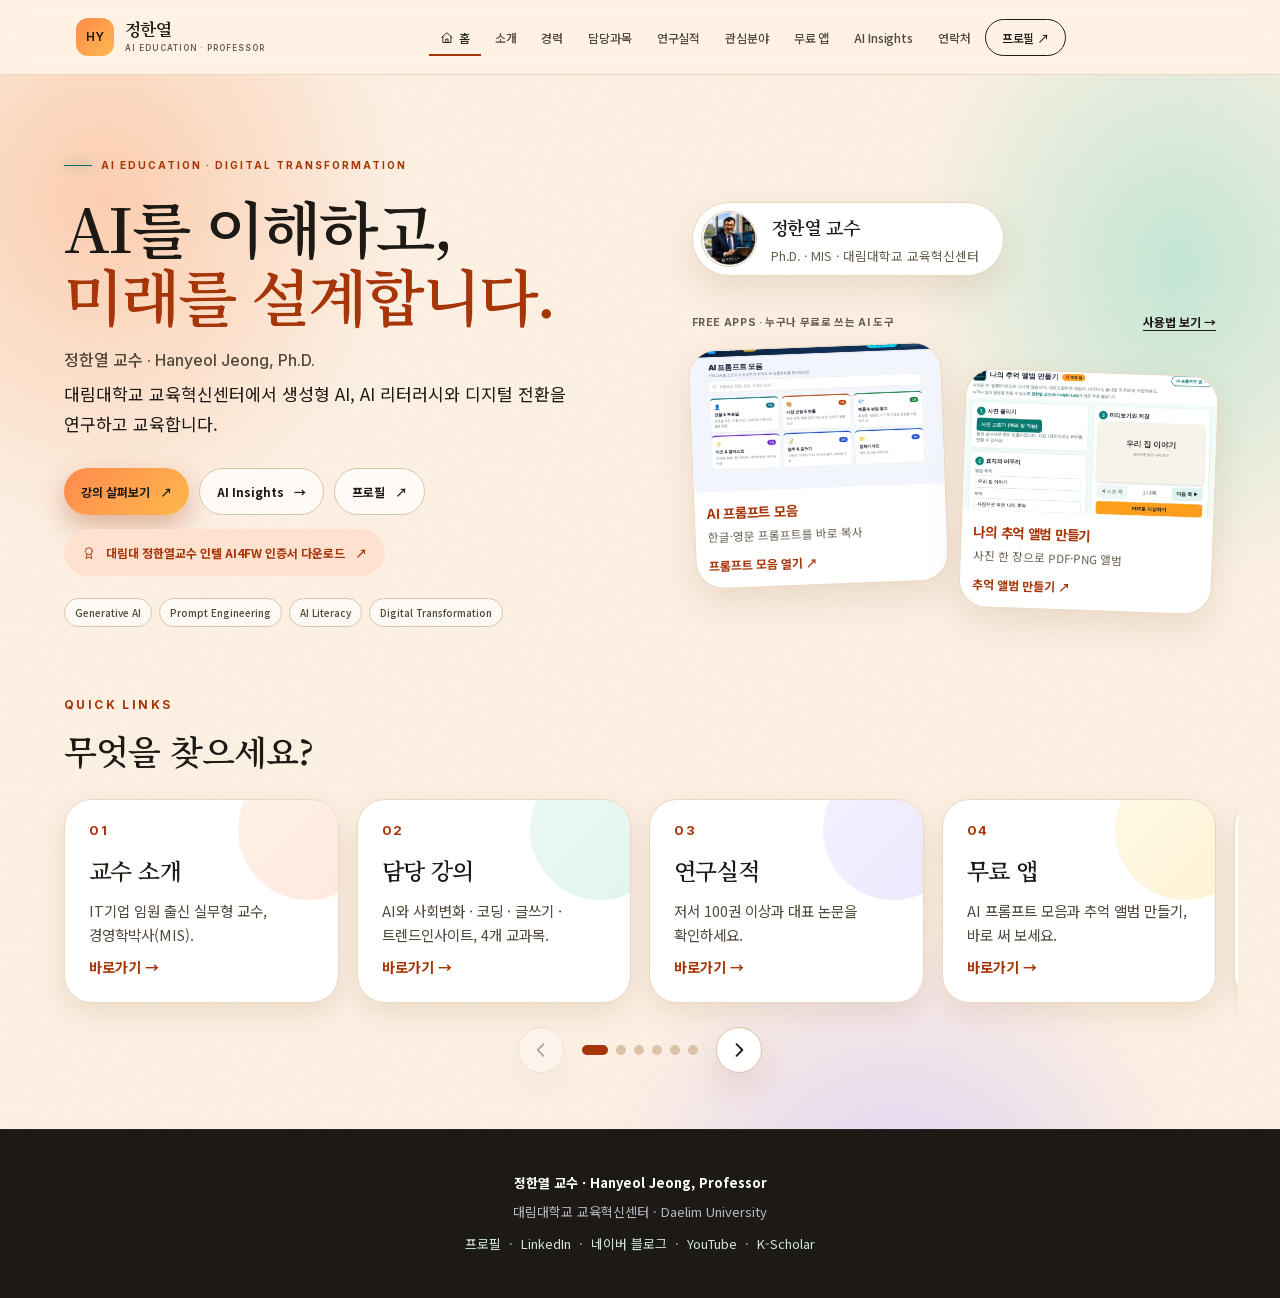
<file: index.html>
<!DOCTYPE html>
<html lang="ko" data-theme="c">
<head>
<meta name="naver-site-verification" content="70bff5590d184d8ad0c575b32004128d59491bfa" />
<meta name="google-site-verification" content="4c6vog5UHRMC4YSmN-B3IHnLxH9sN-Bn5MdiW5Zf8hs" />
<meta charset="UTF-8">
<meta name="viewport" content="width=device-width, initial-scale=1.0">
<meta name="description" content="대림대학교 교육혁신센터 정한열 교수의 AI Insight Lab. AI와 사회변화·코딩·글쓰기·트렌드인사이트 강의, 무료 AI 프롬프트 모음과 사진 앨범 제작 도구를 소개합니다.">
<meta name="keywords" content="정한열, 정한열 교수, 대림대학교, 대림대, AI와 코딩, AI와 사회변화, AI와 글쓰기, 트렌드인사이트, AI 교육, 프롬프트 엔지니어링, Hanyeol Jeong, Daelim University">
<title>정한열 교수 | 대림대학교 — Hanyeol Jeong, Ph.D., Professor</title>
<link rel="canonical" href="https://token-web.github.io/aiinsightlab/">
<meta property="og:type" content="website">
<meta property="og:site_name" content="정한열(AI Insight Lab)">
<meta property="og:locale" content="ko_KR">
<meta property="og:title" content="정한열 교수 | 대림대학교 — AI Insight Lab">
<meta property="og:description" content="대림대학교 교육혁신센터 정한열 교수의 공식 홈. 생성형 AI, 프롬프트 엔지니어링, AI 리터러시 교육과 무료 앱을 소개합니다.">
<meta property="og:url" content="https://token-web.github.io/aiinsightlab/">
<meta property="og:image" content="https://token-web.github.io/aiinsightlab/assets/og-image.jpg">
<meta property="og:image:type" content="image/jpeg">
<meta property="og:image:width" content="1200">
<meta property="og:image:height" content="630">
<meta property="og:image:alt" content="AI를 이해하고, 미래를 설계합니다 — 정한열 교수 · 대림대학교 교육혁신센터 · AI Insight Lab">
<meta name="twitter:card" content="summary_large_image">
<meta name="twitter:title" content="정한열 교수 | 대림대학교 — AI Insight Lab">
<meta name="twitter:description" content="AI와 사회변화·코딩·글쓰기·트렌드인사이트 강의, 무료 AI 프롬프트 모음과 사진 앨범 제작 도구.">
<meta name="twitter:image" content="https://token-web.github.io/aiinsightlab/assets/og-image.jpg">
<link rel="preload" href="fonts/noto-sans-kr-400-core.woff2" as="font" type="font/woff2" crossorigin>
<link rel="preload" href="fonts/noto-sans-kr-700-core.woff2" as="font" type="font/woff2" crossorigin>
<link rel="preload" href="fonts/inter-latin.woff2" as="font" type="font/woff2" crossorigin>
<link rel="stylesheet" href="fonts/fonts.css">
<script type="application/ld+json">
{
  "@context": "https://schema.org",
  "@type": "Person",
  "name": "정한열",
  "alternateName": "Hanyeol Jeong",
  "jobTitle": "교수 (Professor)",
  "affiliation": {
    "@type": "CollegeOrUniversity",
    "name": "대림대학교 교육혁신센터",
    "alternateName": "Daelim University"
  },
  "description": "대림대학교 교육혁신센터 교수. AI와 사회변화·AI와 코딩·AI와 글쓰기·트렌드인사이트 강의. 생성형 AI 교육, 프롬프트 엔지니어링 전문가.",
  "url": "https://token-web.github.io/aiinsightlab/",
  "sameAs": [
    "https://token-web.github.io/profile/",
    "https://blog.naver.com/patriot_daelim",
    "https://www.linkedin.com/in/hanyeol-jeong",
    "https://dept.daelim.ac.kr/cei/cms/FrProfessorCon/ProfessorView.do?MENU_ID=280&SITE_NO=35&CONTENTS_NO=&PROF_GBN_CD=P1002&PROF_SEQ=1279",
    "https://youtube.com/@aiinsightlabkr",
    "https://www.scholar.go.kr/search/scholarDetail.do?scholarNum=2091100900038736&scholarType=P"
  ]
}
</script>
<script type="application/ld+json">
{
  "@context": "https://schema.org",
  "@graph": [
    {
      "@type": "SoftwareApplication",
      "name": "AI 프롬프트 모음",
      "alternateName": "AI Prompt Collection",
      "url": "https://token-web.github.io/ai_prompt/",
      "applicationCategory": "EducationalApplication",
      "operatingSystem": "Web",
      "inLanguage": "ko",
      "isAccessibleForFree": true,
      "offers": {
        "@type": "Offer",
        "price": "0",
        "priceCurrency": "KRW"
      },
      "author": {
        "@type": "Person",
        "name": "정한열",
        "alternateName": "Hanyeol Jeong",
        "url": "https://token-web.github.io/aiinsightlab/"
      },
      "description": "바로 복사해 쓰는 한글·영문 AI 프롬프트 모음 무료 웹 앱. 일부 프롬프트는 비포/애프터로 결과를 미리 볼 수 있습니다."
    },
    {
      "@type": "SoftwareApplication",
      "name": "나의 추억 앨범 만들기",
      "alternateName": "My Memory Album Maker",
      "url": "https://token-web.github.io/album/",
      "applicationCategory": "EducationalApplication",
      "operatingSystem": "Web",
      "inLanguage": "ko",
      "isAccessibleForFree": true,
      "offers": {
        "@type": "Offer",
        "price": "0",
        "priceCurrency": "KRW"
      },
      "author": {
        "@type": "Person",
        "name": "정한열",
        "alternateName": "Hanyeol Jeong",
        "url": "https://token-web.github.io/aiinsightlab/"
      },
      "description": "사진을 올리면 PDF·PNG 앨범이 완성되는 무료 웹 앱. 사진은 사용자의 컴퓨터 밖으로 나가지 않습니다."
    }
  ]
}
</script>
<style>

  *, *::before, *::after { box-sizing: border-box; margin: 0; padding: 0; }

  :root {
    --navy: #0D1B2A;
    --navy-mid: #1A2E45;
    --blue-accent: #1E6FD9;
    --blue-light: #3B8BF5;
    --teal: #0ABFAE;
    --white: #FFFFFF;
    --gray-100: #F5F7FA;
    --gray-200: #E8ECF2;
    --gray-500: #7A8A9E;
    --gray-700: #3D4E63;
    --text: #1A2332;
  }

  html { scroll-behavior: smooth; }

  body {
    font-family: 'Noto Sans KR', 'Inter', sans-serif;
    background: var(--white);
    color: var(--text);
    line-height: 1.7;
  }

  /* ── HEADER ── */
  header {
    background: var(--navy);
    padding: 0;
    position: sticky;
    top: 0;
    z-index: 100;
    border-bottom: 2px solid var(--teal);
  }
  nav {
    max-width: 960px;
    margin: 0 auto;
    display: flex;
    justify-content: space-between;
    align-items: center;
    padding: 0 24px;
    height: 56px;
  }
  .nav-name {
    color: var(--white);
    font-size: 15px;
    font-weight: 600;
    letter-spacing: 0.02em;
  }
  .nav-name span { color: var(--teal); }
  nav ul {
    list-style: none;
    display: flex;
    gap: 28px;
  }
  nav ul a {
    color: var(--gray-200);
    text-decoration: none;
    font-size: 13px;
    font-weight: 400;
    letter-spacing: 0.03em;
    transition: color 0.2s;
  }
  nav ul a:hover { color: var(--teal); }

  /* ── HERO ── */
  .hero {
    background: linear-gradient(135deg, var(--navy) 0%, var(--navy-mid) 60%, #1A3A5C 100%);
    padding: 72px 24px 64px;
    position: relative;
    overflow: hidden;
  }
  .hero::before {
    content: '';
    position: absolute;
    top: -60px; right: -60px;
    width: 360px; height: 360px;
    border-radius: 50%;
    background: radial-gradient(circle, rgba(10,191,174,0.12) 0%, transparent 70%);
  }
  .hero-inner {
    max-width: 960px;
    margin: 0 auto;
    display: flex;
    align-items: center;
    gap: 48px;
  }
  .hero-photo {
    width: 140px;
    height: 140px;
    border-radius: 50%;
    border: 3px solid var(--teal);
    object-fit: cover;
    flex-shrink: 0;
    background: var(--navy-mid);
    display: flex;
    align-items: center;
    justify-content: center;
    font-size: 48px;
    color: var(--teal);
    overflow: hidden;
  }
  .hero-photo-placeholder {
    width: 140px;
    height: 140px;
    border-radius: 50%;
    border: 3px solid var(--teal);
    background: var(--navy-mid);
    display: flex;
    align-items: center;
    justify-content: center;
    font-size: 52px;
    flex-shrink: 0;
  }
  .hero-text {}
  .hero-label {
    font-size: 12px;
    font-weight: 500;
    color: var(--teal);
    letter-spacing: 0.15em;
    text-transform: uppercase;
    margin-bottom: 8px;
  }
  .hero-name-ko {
    font-size: 38px;
    font-weight: 700;
    color: var(--white);
    line-height: 1.1;
    letter-spacing: -0.01em;
  }
  .hero-name-en {
    font-size: 18px;
    font-weight: 300;
    color: var(--gray-500);
    margin-top: 4px;
    font-family: 'Inter', sans-serif;
    letter-spacing: 0.04em;
  }
  .hero-title {
    margin-top: 16px;
    font-size: 15px;
    color: var(--gray-200);
    line-height: 1.6;
  }
  .hero-tags {
    margin-top: 20px;
    display: flex;
    flex-wrap: wrap;
    gap: 8px;
  }
  .tag {
    background: rgba(10,191,174,0.15);
    color: var(--teal);
    border: 1px solid rgba(10,191,174,0.3);
    border-radius: 20px;
    padding: 4px 14px;
    font-size: 12px;
    font-weight: 500;
  }
.hero-blog-link {
    margin-top: 16px;
  }
  .hero-blog-link a {
    display: inline-flex;
    align-items: center;
    gap: 8px;
    color: var(--gray-200);
    text-decoration: none;
    font-size: 13px;
    font-weight: 500;
    transition: color 0.2s;
  }
  .hero-blog-link a:hover {
    color: var(--teal);
  }
  .hero-blog-icon {
    display: inline-flex;
    align-items: center;
    justify-content: center;
    width: 18px;
    height: 18px;
    border-radius: 4px;
    background: #03C75A;
    color: #fff;
    font-size: 11px;
    font-weight: 700;
    flex-shrink: 0;
  }
  /* ── SECTIONS ── */
  .container {
    max-width: 960px;
    margin: 0 auto;
    padding: 0 24px;
  }
  section {
    padding: 56px 24px;
    max-width: 960px;
    margin: 0 auto;
  }
  section + section {
    border-top: 1px solid var(--gray-200);
  }
  .section-eyebrow {
    font-size: 11px;
    font-weight: 600;
    color: var(--blue-accent);
    letter-spacing: 0.18em;
    text-transform: uppercase;
    margin-bottom: 6px;
  }
  .section-title {
    font-size: 24px;
    font-weight: 700;
    color: var(--navy);
    margin-bottom: 28px;
  }

  /* ── PROFILE INFO ── */
  .info-grid {
    display: flex;
    flex-direction: column;
    gap: 14px;
  }
  .info-item {
    background: var(--gray-100);
    border-radius: 10px;
    padding: 18px 20px;
    border-left: 3px solid var(--teal);
  }
  .info-item-label {
    font-size: 11px;
    color: var(--gray-500);
    font-weight: 500;
    letter-spacing: 0.08em;
    text-transform: uppercase;
    margin-bottom: 4px;
  }
  .info-item-value {
    font-size: 15px;
    font-weight: 500;
    color: var(--text);
  }
  .info-item-sub {
    font-size: 12px;
    color: var(--gray-500);
    margin-top: 2px;
  }

  /* ── COURSES ── */
  .course-grid {
    display: grid;
    grid-template-columns: 1fr 1fr 1fr;
    gap: 20px;
  }
  .course-card {
    border: 1px solid var(--gray-200);
    border-radius: 12px;
    padding: 28px;
    position: relative;
    overflow: hidden;
    transition: box-shadow 0.2s, transform 0.2s;
  }
  .course-card:hover {
    box-shadow: 0 8px 32px rgba(13,27,42,0.1);
    transform: translateY(-2px);
  }
  .course-card::before {
    content: '';
    position: absolute;
    top: 0; left: 0; right: 0;
    height: 4px;
  }
  .course-card.blue::before { background: var(--blue-accent); }
  .course-card.teal::before { background: var(--teal); }
  .course-card.amber::before { background: #F0A030; }
  .course-no {
    font-size: 11px;
    font-weight: 600;
    letter-spacing: 0.1em;
    text-transform: uppercase;
    color: var(--gray-500);
    margin-bottom: 8px;
  }
  .course-title-ko {
    font-size: 20px;
    font-weight: 700;
    color: var(--navy);
    margin-bottom: 4px;
  }
  .course-title-en {
    font-size: 12px;
    color: var(--gray-500);
    font-family: 'Inter', sans-serif;
    margin-bottom: 16px;
  }
  .course-desc {
    font-size: 14px;
    color: var(--gray-700);
    line-height: 1.65;
    margin-bottom: 16px;
  }
  .course-tags {
    display: flex;
    flex-wrap: wrap;
    gap: 6px;
  }
  .course-tag {
    background: var(--gray-100);
    color: var(--gray-700);
    border-radius: 4px;
    padding: 3px 10px;
    font-size: 11px;
    font-weight: 500;
  }

  /* ── INTERESTS ── */
  .interest-list {
    display: grid;
    grid-template-columns: repeat(3, 1fr);
    gap: 16px;
  }
  .interest-item {
    background: var(--gray-100);
    border-radius: 10px;
    padding: 20px;
    text-align: center;
  }
  .interest-icon { font-size: 28px; margin-bottom: 10px; }
  .interest-title {
    font-size: 14px;
    font-weight: 600;
    color: var(--navy);
    margin-bottom: 4px;
  }
  .interest-desc {
    font-size: 12px;
    color: var(--gray-500);
    line-height: 1.5;
  }

  /* ── PUBLICATIONS ── */
  .pub-links {
    display: flex;
    flex-wrap: wrap;
    gap: 12px;
    margin-bottom: 28px;
  }
  .pub-link-btn {
    display: inline-flex;
    align-items: center;
    gap: 8px;
    text-decoration: none;
    background: var(--navy);
    color: var(--white);
    border: 1px solid var(--navy);
    border-radius: 8px;
    padding: 10px 18px;
    font-size: 13px;
    font-weight: 600;
    transition: background 0.2s, transform 0.2s, box-shadow 0.2s;
  }
  .pub-link-btn:hover {
    background: var(--navy-mid);
    transform: translateY(-1px);
    box-shadow: 0 4px 14px rgba(0,0,0,0.18);
  }
  .pub-link-dot {
    width: 8px; height: 8px;
    border-radius: 50%;
    flex-shrink: 0;
  }
  .pub-subtitle {
    font-size: 13px;
    font-weight: 700;
    color: var(--blue-accent);
    letter-spacing: 0.06em;
    text-transform: uppercase;
    margin: 24px 0 12px;
  }
  .pub-subtitle:first-of-type { margin-top: 0; }
  .pub-list {
    list-style: none;
    display: flex;
    flex-direction: column;
    gap: 10px;
  }
  .pub-item {
    background: var(--gray-100);
    border-left: 3px solid var(--teal);
    border-radius: 8px;
    padding: 12px 16px;
    font-size: 13.5px;
    color: var(--gray-700);
    line-height: 1.55;
  }
  .pub-item strong {
    color: var(--navy);
    font-weight: 600;
  }
  .pub-item .pub-meta {
    color: var(--gray-500);
    font-size: 12px;
  }
  .pub-more-wrap { margin-top: 20px; }
  #pub-more {
    display: none;
    margin-top: 20px;
    padding-top: 20px;
    border-top: 1px dashed var(--gray-200);
  }
  #pub-more.open { display: block; }
  .pub-toggle-btn {
    cursor: pointer;
    background: var(--navy);
    color: var(--white);
    border: none;
    border-radius: 20px;
    padding: 10px 22px;
    font-size: 13px;
    font-weight: 600;
    letter-spacing: 0.02em;
    transition: background 0.2s, transform 0.2s;
  }
  .pub-toggle-btn:hover { background: var(--navy-mid); transform: translateY(-1px); }
  .pub-group-title {
    font-size: 13px;
    font-weight: 700;
    color: var(--navy);
    margin: 20px 0 10px;
  }
  .pub-group-title:first-child { margin-top: 0; }

  /* ── CAREER ── */
  .timeline {
    position: relative;
    padding-left: 24px;
  }
  .timeline::before {
    content: '';
    position: absolute;
    left: 0; top: 8px; bottom: 8px;
    width: 2px;
    background: var(--gray-200);
  }
  .timeline-item {
    position: relative;
    margin-bottom: 28px;
  }
  .timeline-item::before {
    content: '';
    position: absolute;
    left: -28px;
    top: 6px;
    width: 10px;
    height: 10px;
    border-radius: 50%;
    background: var(--teal);
    border: 2px solid var(--white);
    box-shadow: 0 0 0 2px var(--teal);
  }
  .timeline-period {
    font-size: 12px;
    color: var(--blue-accent);
    font-weight: 600;
    font-family: 'Inter', sans-serif;
    margin-bottom: 4px;
  }
  .timeline-role {
    font-size: 16px;
    font-weight: 600;
    color: var(--navy);
  }
  .timeline-org {
    font-size: 14px;
    color: var(--gray-500);
    margin-top: 2px;
  }

  /* ── CONTACT ── */
  .contact-grid {
    display: grid;
    grid-template-columns: repeat(auto-fit, minmax(190px, 1fr));
    gap: 16px;
  }
  .contact-card {
    display: flex;
    align-items: center;
    gap: 14px;
    background: var(--gray-100);
    border-radius: 10px;
    padding: 18px 20px;
    text-decoration: none;
    color: var(--text);
    transition: background 0.2s, transform 0.2s;
    border: 1px solid transparent;
  }
  .contact-card:hover {
    background: var(--white);
    border-color: var(--gray-200);
    transform: translateY(-1px);
    box-shadow: 0 4px 16px rgba(0,0,0,0.07);
  }
  .contact-icon {
    width: 40px;
    height: 40px;
    border-radius: 8px;
    display: flex;
    align-items: center;
    justify-content: center;
    font-size: 18px;
    flex-shrink: 0;
  }
  .contact-icon.linkedin { background: #0A66C2; }
  .contact-icon.naver { background: #03C75A; }
  .contact-icon.blog { background: #FF6B35; }
  .contact-icon.youtube { background: #FF0000; }
  .contact-icon.scholar { background: #6A3FE0; }
  .contact-label {
    font-size: 11px;
    color: var(--gray-500);
    font-weight: 500;
    text-transform: uppercase;
    letter-spacing: 0.06em;
  }
  .contact-value {
    font-size: 14px;
    font-weight: 600;
    color: var(--navy);
    margin-top: 1px;
  }

  /* ── INTEL BADGE ── */
  .badge-bar {
    background: linear-gradient(90deg, var(--navy) 0%, var(--navy-mid) 100%);
    border-radius: 12px;
    padding: 24px 28px;
    display: flex;
    align-items: center;
    gap: 20px;
    margin-top: 32px;
  }
  .badge-icon { font-size: 32px; }
  .badge-text-main {
    font-size: 16px;
    font-weight: 700;
    color: var(--white);
  }
  .badge-text-sub {
    font-size: 13px;
    color: var(--gray-500);
    margin-top: 2px;
  }
  .badge-num {
    margin-left: auto;
    text-align: right;
  }
  .badge-num-val {
    font-size: 28px;
    font-weight: 700;
    color: var(--teal);
    font-family: 'Inter', sans-serif;
    line-height: 1;
  }
  .badge-num-label {
    font-size: 11px;
    color: var(--gray-500);
    margin-top: 2px;
  }

  /* ── FOOTER ── */
  footer {
    background: var(--navy);
    color: var(--gray-500);
    text-align: center;
    padding: 28px 24px;
    font-size: 13px;
    margin-top: 40px;
  }
  footer a { color: var(--teal); text-decoration: none; }

  /* ── RESPONSIVE ── */
  @media (max-width: 900px) {
    .course-grid { grid-template-columns: 1fr 1fr; }
    .contact-grid { grid-template-columns: 1fr 1fr; }
  }
  @media (max-width: 680px) {
    .hero-inner { flex-direction: column; text-align: center; gap: 24px; }
    .hero-tags { justify-content: center; }
    .course-grid { grid-template-columns: 1fr; }
    .interest-list { grid-template-columns: 1fr 1fr; }
    .contact-grid { grid-template-columns: 1fr; }
    .hero-name-ko { font-size: 28px; }
    .hero-blog-link { display: flex; justify-content: center; }
    nav ul { gap: 16px; }
  }

  /* ── D2: TAB NAV ── */
  nav ul.tab-nav {
    gap: 4px;
  }
  nav ul.tab-nav li a {
    display: inline-block;
    padding: 8px 14px;
    border-radius: 8px;
    color: var(--gray-200);
  }
  nav ul.tab-nav li a.active {
    background: rgba(10,191,174,0.15);
    color: var(--teal);
    font-weight: 600;
  }
  nav ul.tab-nav li a:hover { color: var(--teal); }

  .tab-panel { display: none; }
  .tab-panel.active {
    display: block;
    animation: panelIn 0.35s ease;
  }
  @keyframes panelIn {
    from { opacity: 0; transform: translateY(8px); }
    to { opacity: 1; transform: translateY(0); }
  }
  section.tab-panel { border-top: none; }

  /* hero (photo/intro) shows only on the about tab so switching tabs doesn't
     look like the same screen reappeared */
  .hero { display: none; }
  .hero.hero-visible { display: block; }

  /* mobile tab nav: 2-column button grid (Home + 소개 in the first row) */
  @media (max-width: 680px) {
    nav { height: auto; flex-direction: column; gap: 8px; padding: 12px 16px; }
    nav ul.tab-nav {
      width: 100%;
      display: grid;
      grid-template-columns: repeat(4, 1fr);
      gap: 8px;
    }
    nav ul.tab-nav li { width: 100%; }
    nav ul.tab-nav li a {
      display: block;
      text-align: center;
      white-space: nowrap;
      font-size: 12px;
      padding: 8px 6px;
      border: 1px solid rgba(255,255,255,0.14);
      border-radius: 8px;
      background: rgba(255,255,255,0.04);
    }
    nav ul.tab-nav li a.active {
      background: rgba(10,191,174,0.18);
      border-color: var(--teal);
    }
  }
  /* ── D1: SUMMARY BENTO ── */
  .bento {
    display: grid;
    grid-template-columns: 1.3fr 1fr;
    gap: 16px;
  }
  .bento-main {
    background: var(--gray-100);
    border-radius: 14px;
    padding: 26px 28px;
    border-left: 3px solid var(--teal);
  }
  .bento-main .bento-role {
    font-size: 12px;
    font-weight: 600;
    color: var(--blue-accent);
    letter-spacing: 0.08em;
    text-transform: uppercase;
    margin-bottom: 8px;
  }
  .bento-main .bento-headline {
    font-size: 19px;
    font-weight: 700;
    color: var(--navy);
    line-height: 1.45;
    margin-bottom: 10px;
  }
  .bento-main .bento-sub {
    font-size: 13px;
    color: var(--gray-700);
    line-height: 1.6;
  }
  .bento-side {
    display: flex;
    flex-direction: column;
    gap: 16px;
  }
  .bento-card {
    background: linear-gradient(135deg, #1E3A5A 0%, #2A4A70 100%);
    border-radius: 14px;
    padding: 18px 20px;
    flex: 1;
    display: flex;
    flex-direction: column;
    justify-content: center;
  }
  .bento-card .bento-num {
    font-size: 26px;
    font-weight: 700;
    color: var(--teal);
    font-family: 'Inter', sans-serif;
    line-height: 1;
  }
  .bento-card .bento-num-label {
    font-size: 11.5px;
    color: var(--gray-200);
    margin-top: 6px;
    line-height: 1.5;
  }
  .bento-links {
    background: var(--gray-100);
    border-radius: 14px;
    padding: 16px 18px;
    display: flex;
    flex-direction: column;
    gap: 10px;
  }
  .bento-links a {
    font-size: 12.5px;
    font-weight: 600;
    color: var(--blue-accent);
    text-decoration: none;
  }
  .bento-links a:hover { text-decoration: underline; }
  @media (max-width: 680px) {
    .bento { grid-template-columns: 1fr; }
  }


  /* ── CAREER TAB ── */
  .career-block { margin-bottom: 30px; }
  .career-block:last-child { margin-bottom: 0; }
  .career-block-title {
    font-size: 13px;
    font-weight: 700;
    color: var(--blue-accent);
    letter-spacing: 0.06em;
    text-transform: uppercase;
    margin-bottom: 12px;
  }
  .career-current {
    background: linear-gradient(90deg, var(--navy) 0%, var(--navy-mid) 100%);
    border-radius: 12px;
    padding: 22px 26px;
    color: var(--white);
    margin-bottom: 30px;
  }
  .career-current .cc-label {
    font-size: 11px;
    color: var(--teal);
    letter-spacing: 0.12em;
    text-transform: uppercase;
    margin-bottom: 6px;
  }
  .career-current .cc-role {
    font-size: 18px;
    font-weight: 700;
  }
  .career-current .cc-sub {
    font-size: 13px;
    color: var(--gray-200);
    margin-top: 4px;
    line-height: 1.6;
  }
  .career-grid {
    display: grid;
    grid-template-columns: 1fr 1fr;
    gap: 14px;
  }
  .career-item {
    background: var(--gray-100);
    border-radius: 10px;
    padding: 16px 18px;
    border-left: 3px solid var(--teal);
  }
  .career-item-label {
    font-size: 11px;
    color: var(--gray-500);
    font-weight: 500;
    letter-spacing: 0.06em;
    text-transform: uppercase;
    margin-bottom: 5px;
  }
  .career-item-value {
    font-size: 13.5px;
    color: var(--text);
    line-height: 1.6;
  }
  .career-list {
    list-style: none;
    display: flex;
    flex-direction: column;
    gap: 8px;
  }
  .career-list li {
    background: var(--gray-100);
    border-radius: 8px;
    padding: 11px 16px;
    font-size: 13.5px;
    color: var(--gray-700);
    line-height: 1.55;
  }
  .career-list li strong {
    color: var(--navy);
    font-weight: 600;
  }
  .career-more-wrap { margin-top: 16px; }
  #career-more {
    display: none;
    margin-top: 14px;
  }
  #career-more.open { display: block; }
  @media (max-width: 680px) {
    .career-grid { grid-template-columns: 1fr; }
  }

  /* ── COLUMN TAB (NAVER BLOG PHONE FRAME) ── */
  .column-intro {
    font-size: 14px;
    color: var(--gray-700);
    line-height: 1.7;
    margin-bottom: 28px;
  }
  .phone-frame-wrap {
    display: flex;
    flex-direction: column;
    align-items: center;
  }
  .phone-frame {
    width: 375px;
    max-width: 100%;
    height: 720px;
    background: var(--navy);
    border-radius: 36px;
    padding: 14px;
    box-shadow: 0 20px 50px rgba(13,27,42,0.25);
    position: relative;
  }
  .phone-frame::before {
    content: '';
    position: absolute;
    top: 14px;
    left: 50%;
    transform: translateX(-50%);
    width: 90px;
    height: 20px;
    background: var(--navy);
    border-radius: 0 0 14px 14px;
    z-index: 2;
  }
  .phone-frame iframe {
    width: 100%;
    height: 100%;
    border: none;
    border-radius: 22px;
    background: var(--white);
    display: block;
  }
  .phone-fallback {
    margin-top: 18px;
    text-align: center;
  }
  .phone-fallback a {
    display: inline-flex;
    align-items: center;
    gap: 8px;
    background: var(--navy);
    color: var(--white);
    text-decoration: none;
    border-radius: 20px;
    padding: 11px 22px;
    font-size: 13px;
    font-weight: 600;
    transition: background 0.2s, transform 0.2s;
  }
  .phone-fallback a:hover { background: var(--navy-mid); transform: translateY(-1px); }
  .phone-fallback p {
    font-size: 12px;
    color: var(--gray-500);
    margin-top: 10px;
  }


/* =========================================================
   MODERN AI REDESIGN — 2026
   Visual direction: AI editorial / glassmorphism / clean tech
   ========================================================= */
:root{
  --ink:#0b1020;
  --ink-2:#121a2e;
  --muted:#6d7890;
  --line:#e7eaf1;
  --surface:#ffffff;
  --surface-2:#f6f8fc;
  --cyan:#19d3c5;
  --blue:#4d7cff;
  --violet:#8b5cf6;
  --glow:rgba(77,124,255,.18);
  --shadow:0 18px 60px rgba(19,31,55,.10);
}
html{background:#f8faff}
body{
  font-family:'Noto Sans KR','Inter',sans-serif;
  color:var(--ink);
  background:
    radial-gradient(circle at 10% 10%,rgba(77,124,255,.055),transparent 24%),
    radial-gradient(circle at 90% 30%,rgba(25,211,197,.045),transparent 22%),
    #f8faff;
}
body:before{
  content:"";position:fixed;inset:0;pointer-events:none;z-index:-1;
  background-image:linear-gradient(rgba(11,16,32,.025) 1px,transparent 1px),linear-gradient(90deg,rgba(11,16,32,.025) 1px,transparent 1px);
  background-size:42px 42px;
}

/* Header */
.site-header{
  background:rgba(255,255,255,.82)!important;
  border-bottom:1px solid rgba(226,230,239,.85)!important;
  backdrop-filter:blur(18px);-webkit-backdrop-filter:blur(18px);
  box-shadow:0 4px 24px rgba(20,30,50,.05);
  position:sticky;top:0;z-index:1000;
}
.modern-nav{
  max-width:1180px!important;height:74px!important;padding:0 26px!important;
  display:flex;align-items:center;gap:26px;
}
.brand{display:flex;align-items:center;gap:11px;text-decoration:none;flex-shrink:0}
.brand-mark{
  width:38px;height:38px;border-radius:12px;display:grid;place-items:center;
  color:#fff;font:700 12px/1 Inter,sans-serif;letter-spacing:.08em;
  background:linear-gradient(135deg,var(--ink),#27345d);
  box-shadow:0 8px 20px rgba(11,16,32,.18);
}
.brand-copy{display:flex;flex-direction:column;line-height:1.1}
.brand-copy strong{font-size:15px;color:var(--ink);font-weight:800;letter-spacing:-.03em}
.brand-copy small{font:600 8px/1.5 Inter,sans-serif;color:var(--muted);letter-spacing:.12em;margin-top:3px}
.nav-scroll{flex:1;min-width:0;overflow-x:auto;scrollbar-width:none}
.nav-scroll::-webkit-scrollbar{display:none}
nav ul.tab-nav{display:flex!important;justify-content:center;gap:3px!important;list-style:none;min-width:max-content}
nav ul.tab-nav li a{
  color:#69738a!important;padding:9px 12px!important;border-radius:10px!important;
  font-size:12px!important;font-weight:600!important;letter-spacing:-.01em;
  transition:.25s ease!important;background:transparent!important;border:1px solid transparent;
}
nav ul.tab-nav li a.active{
  color:var(--ink)!important;background:#fff!important;border-color:#e2e6ef!important;
  box-shadow:0 5px 18px rgba(20,30,50,.07);
}
nav ul.tab-nav li a:hover{color:var(--blue)!important;background:#f5f7fb!important}
.nav-status{
  flex-shrink:0;font:700 9px Inter,sans-serif;letter-spacing:.1em;color:#667085;
  display:flex;align-items:center;gap:7px;
}
.nav-status i{width:7px;height:7px;border-radius:50%;background:var(--cyan);box-shadow:0 0 0 4px rgba(25,211,197,.12);animation:pulse 2s infinite}
@keyframes pulse{50%{box-shadow:0 0 0 7px rgba(25,211,197,0)}}

/* Hero */
.hero.hero-visible{
  display:block!important;position:relative;overflow:hidden;
  min-height:610px;padding:92px 24px 82px!important;
  background:linear-gradient(135deg,#080d1b 0%,#101a35 52%,#111d3c 100%)!important;
  color:#fff;
}
.hero:after{
  content:"";position:absolute;inset:0;pointer-events:none;
  background:radial-gradient(circle at 73% 42%,rgba(77,124,255,.20),transparent 26%),
             radial-gradient(circle at 88% 10%,rgba(25,211,197,.14),transparent 20%);
}
.hero-grid{
  position:absolute;inset:0;opacity:.18;
  background-image:linear-gradient(rgba(255,255,255,.08) 1px,transparent 1px),linear-gradient(90deg,rgba(255,255,255,.08) 1px,transparent 1px);
  background-size:55px 55px;
  mask-image:linear-gradient(90deg,#000,transparent 90%);
}
.hero-orb{position:absolute;border-radius:50%;filter:blur(1px);pointer-events:none}
.orb-a{width:340px;height:340px;right:-90px;top:-110px;border:1px solid rgba(25,211,197,.2);box-shadow:inset 0 0 80px rgba(25,211,197,.08)}
.orb-b{width:180px;height:180px;left:40%;bottom:-120px;border:1px solid rgba(139,92,246,.22)}
.hero-inner{
  max-width:1180px!important;position:relative;z-index:2;
  display:grid!important;grid-template-columns:1.08fr .92fr;align-items:center;gap:70px!important;
}
.hero-copy{max-width:650px}
.hero-kicker{
  display:flex;align-items:center;gap:9px;color:#7cece4;font:700 10px Inter,sans-serif;letter-spacing:.16em;
  margin-bottom:22px;
}
.hero-kicker span{width:28px;height:1px;background:var(--cyan);box-shadow:0 0 12px var(--cyan)}
.hero h1{
  font-size:clamp(43px,5.2vw,72px)!important;line-height:1.08!important;letter-spacing:-.065em!important;
  font-weight:800!important;color:#fff!important;margin:0 0 20px!important;
}
.hero h1 em{font-style:normal;background:linear-gradient(90deg,#fff 0%,#8feee8 55%,#a78bfa 100%);-webkit-background-clip:text;background-clip:text;color:transparent}
.hero-lead{font:500 16px/1.6 Inter,'Noto Sans KR',sans-serif;color:#dce4f4;margin-bottom:5px}
.hero-desc{font-size:14px;line-height:1.8;color:#9ba8c2;max-width:570px}
.hero-actions{display:flex;flex-wrap:wrap;gap:10px;margin:28px 0 22px}
.hero-btn{
  display:inline-flex;align-items:center;gap:10px;padding:12px 17px;border-radius:12px;text-decoration:none;
  font-size:12px;font-weight:700;transition:.25s ease;
}
.hero-btn.primary{color:#07111f;background:linear-gradient(135deg,#8ff3eb,#6bd9ff);box-shadow:0 12px 30px rgba(25,211,197,.18)}
.hero-btn.primary:hover{transform:translateY(-2px);box-shadow:0 16px 36px rgba(25,211,197,.28)}
.hero-btn.ghost{color:#e8edf7;border:1px solid rgba(255,255,255,.15);background:rgba(255,255,255,.05)}
.hero-btn.ghost:hover{background:rgba(255,255,255,.1);transform:translateY(-2px)}
.hero-cert{margin:-8px 0 22px}
.hero-btn.cert{
  color:#ffe9b8;border:1px solid rgba(255,200,87,.38);
  background:linear-gradient(135deg,rgba(255,200,87,.16),rgba(255,200,87,.06));
  box-shadow:0 8px 24px rgba(255,200,87,.08);
}
.hero-btn.cert:hover{background:linear-gradient(135deg,rgba(255,200,87,.26),rgba(255,200,87,.10));transform:translateY(-2px);box-shadow:0 12px 30px rgba(255,200,87,.18)}
.hero-btn.cert b{font-weight:700}
@media(max-width:680px){
  .hero-cert{margin:-2px 0 20px}
  .hero-cert .hero-btn.cert{display:flex;width:100%;box-sizing:border-box;justify-content:center;text-align:center;line-height:1.4}
}
.hero-tags{display:flex;flex-wrap:wrap;gap:7px}
.hero .tag{
  background:rgba(255,255,255,.055)!important;border:1px solid rgba(255,255,255,.11)!important;color:#b9c7df!important;
  border-radius:999px!important;padding:5px 10px!important;font-size:10px!important;
}
.hero-visual{position:relative;min-height:400px;display:grid;place-items:center}
.photo-card{
  position:relative;width:300px;padding:12px;border-radius:28px;
  background:linear-gradient(145deg,rgba(255,255,255,.17),rgba(255,255,255,.04));
  border:1px solid rgba(255,255,255,.18);box-shadow:0 35px 80px rgba(0,0,0,.35);
  backdrop-filter:blur(18px);transform:rotate(2deg);z-index:3;
}
.photo-card:before{content:"";position:absolute;inset:0;border-radius:28px;box-shadow:inset 0 0 0 1px rgba(255,255,255,.06);pointer-events:none}
.photo-top,.photo-bottom{display:flex;justify-content:space-between;align-items:center;padding:5px 5px 10px;color:#8795b0;font:600 8px Inter,sans-serif;letter-spacing:.12em}
.photo-top b{color:var(--cyan);font-size:10px}
.photo-card .hero-photo{
  display:block;width:100%;height:300px!important;object-fit:cover;border-radius:20px!important;border:0!important;
  background:#1c2743;filter:saturate(.96);
}
.photo-bottom{padding:11px 6px 3px;letter-spacing:0}
.photo-bottom strong{font:700 13px Inter,sans-serif;color:#f6f8ff}
.photo-bottom span{font:500 9px Inter,sans-serif;color:#8795b0}
.ai-ring{position:absolute;border:1px solid rgba(109,226,255,.2);border-radius:50%;z-index:1}
.ring-1{width:430px;height:430px;animation:spin 24s linear infinite}
.ring-2{width:350px;height:350px;border-color:rgba(139,92,246,.25);animation:spin 18s linear infinite reverse}
.ring-1:before,.ring-2:before{content:"";position:absolute;width:7px;height:7px;border-radius:50%;background:#7cece4;box-shadow:0 0 16px #7cece4;top:16%;left:5%}
@keyframes spin{to{transform:rotate(360deg)}}
.floating-chip{
  position:absolute;z-index:4;padding:10px 12px;border:1px solid rgba(255,255,255,.14);
  background:rgba(12,19,38,.72);backdrop-filter:blur(12px);border-radius:13px;
  box-shadow:0 14px 35px rgba(0,0,0,.25);display:flex;flex-direction:column;gap:2px
}
.floating-chip b{font:800 11px Inter,sans-serif;color:#fff}.floating-chip span{font-size:8px;color:#8f9cb6}
.chip-1{left:3%;top:17%}.chip-2{right:0;bottom:15%}.hero-scroll{
  position:absolute;bottom:22px;left:50%;transform:translateX(-50%);z-index:3;
  font:600 8px Inter,sans-serif;letter-spacing:.18em;color:#64718b
}
.hero-scroll span{color:#8deee8;margin-left:7px}

/* Content shell */
section.tab-panel{
  max-width:1180px!important;padding:88px 28px!important;border-top:0!important;
  position:relative;
}
section.tab-panel:before{
  content:"";display:block;width:44px;height:3px;background:linear-gradient(90deg,var(--blue),var(--cyan));
  border-radius:3px;margin-bottom:18px;
}
.section-eyebrow{font:700 9px Inter,sans-serif!important;color:var(--blue)!important;letter-spacing:.17em!important;margin-bottom:8px!important}
.section-title{font-size:32px!important;line-height:1.2!important;letter-spacing:-.045em!important;color:var(--ink)!important;margin-bottom:36px!important}
.section-title:after{content:"";display:inline-block;width:5px;height:5px;border-radius:50%;background:var(--cyan);margin-left:8px;vertical-align:middle}

/* About */
.bento{grid-template-columns:1.35fr .8fr!important;gap:18px!important}
.bento-main,.bento-links,.interest-item,.career-item,.career-list li,.pub-item,.contact-card{
  background:rgba(255,255,255,.82)!important;border:1px solid var(--line)!important;box-shadow:0 8px 30px rgba(20,30,50,.035);
}
.bento-main{border-left:0!important;border-radius:20px!important;padding:34px!important;position:relative;overflow:hidden}
.bento-main:after{content:"AI";position:absolute;right:24px;bottom:-25px;font:900 110px Inter;color:#eef1f8;letter-spacing:-.08em}
.bento-main .bento-role{color:var(--blue)!important;font-size:10px!important}
.bento-main .bento-headline{font-size:24px!important;letter-spacing:-.045em}
.bento-main .bento-sub{color:#68748a!important}
.bento-card{border-radius:20px!important;background:linear-gradient(145deg,#1E3A5A,#2A4A70)!important;padding:24px!important;box-shadow:var(--shadow)!important}
.bento-card .bento-num-label{color:#E8ECF2!important}
.bento-links{border-radius:20px!important;padding:18px!important}
.bento-links a{color:var(--blue)!important}

/* Cards */
.course-grid{grid-template-columns:repeat(3,1fr)!important;gap:18px!important}
.course-card{
  border:1px solid var(--line)!important;border-radius:20px!important;padding:26px!important;background:rgba(255,255,255,.82);
  box-shadow:0 10px 35px rgba(20,30,50,.04);transition:.28s ease!important;
}
.course-card:hover{transform:translateY(-6px)!important;box-shadow:0 20px 50px rgba(20,30,50,.10)!important}
.course-card:before{height:3px!important}
.course-title-ko{font-size:21px!important;letter-spacing:-.04em}
.course-desc{color:#6c778c!important;font-size:13px!important}
.course-tag{background:#f3f6fa!important;color:#59657a!important;border-radius:999px!important}

/* Career */
.career-current{border-radius:20px!important;padding:28px 30px!important;background:linear-gradient(135deg,#0b1020,#1b2850)!important;box-shadow:var(--shadow)}
.career-current .cc-role{font-size:21px!important;letter-spacing:-.035em}
.career-grid{gap:16px!important}
.career-item{border-left:0!important;border-radius:16px!important}
.career-list li{border-radius:13px!important;padding:14px 18px!important}

/* Research */
.interest-list{grid-template-columns:repeat(3,1fr)!important;gap:16px!important}
.interest-item{border-radius:18px!important;padding:24px 20px!important;text-align:left!important;transition:.25s ease}
.interest-item:hover{transform:translateY(-4px);box-shadow:var(--shadow);border-color:#d8def0!important}
.interest-icon{font-size:25px!important}.interest-title{font-size:15px!important}.interest-desc{color:#7b8598!important}

/* Publications */
.pub-link-btn{border-radius:12px!important;background:#10182d!important;border:0!important;padding:11px 15px!important}
.pub-item{border-left:0!important;border-radius:13px!important}
.pub-item strong{color:var(--ink)!important}

/* Column */
.phone-frame{border-radius:34px!important;background:#0a1020!important;box-shadow:0 30px 70px rgba(10,18,40,.22)!important}
.phone-fallback a{border-radius:999px!important;background:#10182d!important}

/* Contact */
.contact-grid{grid-template-columns:repeat(2,1fr)!important;gap:14px!important}
.contact-card{border-radius:16px!important;padding:19px!important}
.contact-card:hover{border-color:#d9e0ef!important;background:#fff!important;box-shadow:var(--shadow)!important}
.contact-icon{border-radius:12px!important}

/* Footer */
footer{
  background:#080d1b!important;color:#75819a!important;border-top:1px solid rgba(255,255,255,.06);
  padding:42px 24px!important;margin-top:0!important
}
footer p:first-child{color:#fff;font-weight:700}
footer a{color:#7cece4!important}

/* Publication / career controls */
.pub-toggle-btn{
  border-radius:999px!important;background:#11182d!important;padding:10px 18px!important
}

/* Responsive */
@media(max-width:900px){
  .modern-nav{gap:12px!important}.nav-status{display:none}
  .hero-inner{grid-template-columns:1fr!important;gap:40px!important}
  .hero-copy{max-width:720px}.hero-visual{min-height:360px}
  .course-grid{grid-template-columns:1fr 1fr!important}
}
@media(max-width:680px){
  .modern-nav{height:auto!important;min-height:68px!important;padding:10px 14px!important;flex-wrap:wrap!important}
  .brand-copy small{display:none}.nav-scroll{order:3;flex-basis:100%}
  nav ul.tab-nav{width:max-content!important;justify-content:flex-start!important}
  nav ul.tab-nav li a{padding:8px 11px!important}
  .hero.hero-visible{min-height:auto;padding:70px 20px 60px!important}
  .hero h1{font-size:42px!important}
  .hero-visual{min-height:310px}.photo-card{width:240px}.photo-card .hero-photo{height:245px!important}
  .ring-1{width:330px;height:330px}.ring-2{width:270px;height:270px}
  .chip-1{left:0;top:12%}.chip-2{right:0;bottom:10%}
  section.tab-panel{padding:64px 20px!important}
  .section-title{font-size:27px!important}
  .bento,.course-grid,.interest-list,.contact-grid{grid-template-columns:1fr!important}
  .bento-main{padding:25px!important}
}
@media(prefers-reduced-motion:reduce){
  *,*:before,*:after{animation:none!important;transition:none!important;scroll-behavior:auto!important}
}

.tab-nav li a.nav-ext{color:#0a9d90!important;border:1px solid rgba(10,191,174,.45)!important}
.tab-nav li a.nav-ext:hover{background:rgba(10,191,174,.12)!important}
</style>

<style id="mobile-optimization">
/* =========================================================
   MOBILE / SMARTPHONE OPTIMIZATION
   - phone: 2-column menu/cards where appropriate
   - compact typography and touch-friendly controls
   ========================================================= */

html { -webkit-text-size-adjust: 100%; }
body { overflow-x: hidden; }

@media (max-width: 768px) {
  .container,
  .section-inner,
  main,
  .main-container {
    width: 100%;
    max-width: 100%;
    padding-left: 18px !important;
    padding-right: 18px !important;
    box-sizing: border-box;
  }

  /* Header */
  header, .site-header, .navbar, nav {
    max-width: 100%;
  }

  .nav,
  .nav-links,
  .menu,
  .menu-list {
    display: grid !important;
    grid-template-columns: repeat(2, minmax(0, 1fr)) !important;
    gap: 7px !important;
    width: 100%;
  }

  .nav a,
  .nav button,
  .nav-links a,
  .menu a,
  .menu button {
    min-height: 42px;
    padding: 10px 7px !important;
    display: flex !important;
    align-items: center;
    justify-content: center;
    text-align: center;
    white-space: nowrap;
    font-size: 12px !important;
    border-radius: 10px;
  }

  /* Hero */
  .hero,
  .hero-section {
    min-height: auto !important;
    padding: 48px 0 34px !important;
  }

  .hero-inner,
  .hero-content,
  .hero-grid {
    grid-template-columns: 1fr !important;
    gap: 24px !important;
  }

  .hero h1,
  .hero-title {
    font-size: clamp(32px, 10vw, 48px) !important;
    line-height: 1.08 !important;
    letter-spacing: -1.8px !important;
  }

  .hero p,
  .hero-subtitle {
    font-size: 14px !important;
    line-height: 1.7 !important;
  }

  .hero-actions,
  .hero-buttons {
    display: grid !important;
    grid-template-columns: repeat(2, minmax(0, 1fr));
    gap: 9px !important;
  }

  .hero-actions a,
  .hero-buttons a,
  .hero-actions button,
  .hero-buttons button {
    width: 100%;
    box-sizing: border-box;
    justify-content: center;
  }

  /* Generic card grids -> 2 columns on phone */
  .bento,
  .bento-grid,
  .career-grid,
  .interest-list,
  .course-grid,
  .contact-grid,
  .stats-grid,
  .card-grid,
  .pub-links,
  .links-grid {
    grid-template-columns: repeat(2, minmax(0, 1fr)) !important;
    gap: 10px !important;
  }

  .bento-main {
    grid-column: 1 / -1;
  }

  .bento-side {
    grid-column: 1 / -1;
  }

  .bento-links {
    display: grid !important;
    grid-template-columns: repeat(2, minmax(0, 1fr));
    gap: 8px !important;
  }

  .bento-links a {
    min-height: 42px;
    display: flex;
    align-items: center;
    justify-content: center;
    text-align: center;
  }

  .course-card,
  .interest-item,
  .contact-card,
  .career-block,
  .pub-link-btn {
    min-width: 0;
    box-sizing: border-box;
  }

  .course-card {
    padding: 17px !important;
  }

  .course-title-ko,
  .interest-title {
    font-size: 15px !important;
  }

  .course-desc,
  .interest-desc,
  .career-list,
  .contact-card p {
    font-size: 12px !important;
    line-height: 1.6 !important;
  }

  .course-tags {
    display: flex;
    flex-wrap: wrap;
    gap: 5px !important;
  }

  .course-tag {
    font-size: 10px !important;
    padding: 5px 7px !important;
  }

  /* Career current card should remain full width */
  .career-current {
    width: 100%;
    box-sizing: border-box;
  }

  /* Research */
  .interest-item {
    padding: 15px !important;
  }

  .interest-icon {
    font-size: 22px !important;
  }

  /* Publications / books */
  .pub-item {
    padding: 12px 0 !important;
  }

  /* Column phone */
  .phone-frame {
    width: min(100%, 350px) !important;
    height: 650px !important;
  }

  /* Section headings */
  .section-title {
    font-size: 27px !important;
    line-height: 1.2 !important;
    letter-spacing: -1px !important;
  }

  .section-eyebrow {
    font-size: 10px !important;
  }

  /* Touch targets */
  a, button {
    -webkit-tap-highlight-color: transparent;
  }

  button,
  .pub-toggle-btn {
    min-height: 42px;
  }
}

/* Very small phones: keep menus/cards usable */
@media (max-width: 390px) {
  .container,
  .section-inner,
  main,
  .main-container {
    padding-left: 14px !important;
    padding-right: 14px !important;
  }

  .nav a,
  .nav button,
  .nav-links a,
  .menu a,
  .menu button {
    font-size: 11px !important;
    padding-left: 4px !important;
    padding-right: 4px !important;
  }

  .hero-actions,
  .hero-buttons {
    grid-template-columns: 1fr 1fr;
  }

  .course-card,
  .interest-item {
    padding: 13px !important;
  }

  .section-title {
    font-size: 24px !important;
  }
}

/* If the page uses a horizontal tab strip, make it a clean 2-column grid on phones */
@media (max-width: 768px) {
  .tabs,
  .tab-menu,
  .section-tabs {
    display: grid !important;
    grid-template-columns: repeat(2, minmax(0, 1fr)) !important;
    gap: 6px !important;
    overflow: visible !important;
  }

  .tabs > *,
  .tab-menu > *,
  .section-tabs > * {
    width: auto !important;
    min-width: 0 !important;
    text-align: center !important;
  }
}

/* ── FIX: top tab menu was cut off / required side-scroll on phones.
   The .nav-scroll wrapper was overflow-x:auto with a nowrap tab list wider
   than the screen, hiding "AI Insights" and "연락처" off-canvas. Replace it
   with a full-width wrapping grid so every tab is visible without scrolling. ── */
@media (max-width: 680px) {
  .modern-nav {
    flex-wrap: wrap !important;
    height: auto !important;
    min-height: 0 !important;
    padding: 12px 14px !important;
    gap: 10px !important;
  }
  .nav-scroll {
    order: 3;
    flex-basis: 100%;
    width: 100% !important;
    overflow-x: visible !important;
    overflow-y: visible !important;
  }
  nav ul.tab-nav {
    display: grid !important;
    grid-template-columns: repeat(4, minmax(0, 1fr)) !important;
    width: 100% !important;
    min-width: 0 !important;
    justify-content: stretch !important;
    gap: 6px !important;
  }
  nav ul.tab-nav li {
    width: 100%;
    min-width: 0;
  }
  nav ul.tab-nav li a {
    display: block !important;
    width: 100% !important;
    box-sizing: border-box !important;
    text-align: center !important;
    white-space: nowrap !important;
    overflow: hidden !important;
    text-overflow: ellipsis !important;
    padding: 9px 4px !important;
    font-size: 10.5px !important;
    letter-spacing: -0.02em !important;
  }
}
@media (max-width: 360px) {
  nav ul.tab-nav li a {
    font-size: 9.5px !important;
    padding: 8px 2px !important;
  }
}

  /* ── FREE APPS (무료 앱) ── */
  .home-apps { display:none; max-width:1180px; margin:0 auto; padding:64px 28px 28px; }
  .home-apps.on { display:block; animation:panelIn .35s ease; }
  .apps-head { display:flex; align-items:flex-end; justify-content:space-between; gap:14px; flex-wrap:wrap; margin-bottom:26px; }
  .apps-head .section-title { margin-bottom:0!important; }
  .apps-more { font:700 12px/1 'Noto Sans KR','Inter',sans-serif; color:var(--blue); text-decoration:none; padding:11px 15px; border:1px solid var(--line); border-radius:999px; background:#fff; transition:.2s ease; }
  .apps-more:hover { border-color:var(--blue); transform:translateY(-1px); }
  .apps-intro { margin:-14px 0 30px; color:var(--muted); font-size:14px; line-height:1.7; }
  .app-grid { display:grid; grid-template-columns:repeat(2,minmax(0,1fr)); gap:20px; }
  .app-card { display:flex; flex-direction:column; border:1px solid var(--line); border-radius:20px; background:rgba(255,255,255,.9); box-shadow:0 10px 35px rgba(20,30,50,.05); overflow:hidden; transition:.28s ease; }
  .app-card:hover { transform:translateY(-3px); box-shadow:var(--shadow); }
  .app-thumb { display:block; aspect-ratio:16/10; background:var(--surface-2); overflow:hidden; border-bottom:1px solid var(--line); }
  .app-thumb img { display:block; width:100%; height:100%; object-fit:cover; transition:transform .4s ease; }
  .app-card:hover .app-thumb img { transform:scale(1.03); }
  .app-body { display:flex; flex-direction:column; gap:10px; padding:22px 24px 24px; flex:1; }
  .app-badges { display:flex; flex-wrap:wrap; gap:6px; }
  .app-badge { font:700 10px/1 'Noto Sans KR','Inter',sans-serif; padding:6px 10px; border-radius:999px; color:#3a4a66; background:var(--surface-2); border:1px solid var(--line); }
  .app-badge.free { color:#7a4d00; background:#ffefc7; border-color:#ffd983; }
  .app-title { margin:2px 0 0; font-size:21px; line-height:1.3; letter-spacing:-.03em; color:var(--ink); }
  .app-en { margin-top:-6px; font:500 12px 'Inter',sans-serif; color:var(--muted); }
  .app-desc { margin:0; font-size:14px; line-height:1.75; color:#3d4a63; }
  .app-steps-title { margin-top:4px; font:700 11px 'Noto Sans KR','Inter',sans-serif; letter-spacing:.06em; color:var(--blue); }
  .app-steps { margin:0; padding-left:20px; font-size:13px; line-height:1.8; color:#3d4a63; }
  .app-note { font-size:12px; line-height:1.6; color:#7a4d00; background:#fff7e0; border:1px solid #ffe3a0; border-radius:10px; padding:9px 12px; }
  .app-actions { margin-top:auto; padding-top:6px; display:flex; flex-wrap:wrap; gap:10px; }
  .app-btn { display:inline-flex; align-items:center; gap:8px; padding:12px 18px; border-radius:12px; text-decoration:none; font:700 13px 'Noto Sans KR','Inter',sans-serif; transition:.25s ease; }
  .app-btn.primary { color:#fff; background:linear-gradient(135deg,#0b1020,#1f2d57); box-shadow:0 10px 26px rgba(11,16,32,.18); }
  .app-btn.primary:hover { transform:translateY(-2px); box-shadow:0 14px 32px rgba(11,16,32,.26); }
  .app-credit { font-size:11px; color:var(--muted); }
  .course-app-link { display:inline-flex; align-items:center; gap:6px; margin-top:16px; padding:9px 14px; border-radius:999px; background:#eef3ff; border:1px solid #d5e0ff; color:#2f55c9; text-decoration:none; font:700 12px 'Noto Sans KR','Inter',sans-serif; transition:.2s ease; }
  .course-app-link:hover { background:#e1eaff; transform:translateY(-1px); }
  @media (max-width: 900px) { .home-apps { padding:48px 20px 20px; } }
  @media (max-width: 680px) {
    .app-grid { grid-template-columns:1fr; }
    .app-body { padding:18px 18px 20px; }
    .app-title { font-size:19px; }
    .apps-head { align-items:flex-start; }
  }
</style>

<style id="mobile-header-compact">
/* ── 모바일 헤더 축소: 평소 1줄(로고+메뉴 버튼)만 고정, 메뉴는 버튼으로 펼침 (≤680px) ── */
.nav-toggle{display:none}
@media (max-width: 900px) {
  header.site-header .modern-nav{
    position:relative !important;
    flex-direction:row !important;
    flex-wrap:nowrap !important;
    align-items:center !important;
    justify-content:space-between !important;
    padding:8px 14px !important;
    gap:10px !important;
    min-height:0 !important;
  }
  .nav-toggle{
    display:inline-flex;align-items:center;gap:8px;margin-left:auto;flex-shrink:0;
    min-height:40px;padding:0 14px;border-radius:12px;cursor:pointer;
    border:1px solid #e2e6ef;background:#fff;color:var(--ink,#0b1020);
    font:700 12px/1 'Noto Sans KR','Inter',sans-serif;letter-spacing:-.01em;
    max-width:150px;
  }
  .nav-toggle:focus-visible{outline:2px solid var(--blue,#2f55c9);outline-offset:2px}
  .nav-toggle-label{overflow:hidden;text-overflow:ellipsis;white-space:nowrap}
  .nav-toggle-bars,.nav-toggle-bars::before,.nav-toggle-bars::after{
    display:block;width:16px;height:2px;border-radius:2px;background:currentColor;
    transition:transform .2s ease,opacity .2s ease;
  }
  .nav-toggle-bars{position:relative;flex-shrink:0}
  .nav-toggle-bars::before,.nav-toggle-bars::after{content:"";position:absolute;left:0}
  .nav-toggle-bars::before{top:-5px}
  .nav-toggle-bars::after{top:5px}
  header.menu-open .nav-toggle-bars{background:transparent}
  header.menu-open .nav-toggle-bars::before{top:0;transform:rotate(45deg)}
  header.menu-open .nav-toggle-bars::after{top:0;transform:rotate(-45deg)}

  header.site-header .nav-scroll{
    display:none !important;
    position:absolute !important;left:0;right:0;top:100%;
    width:100% !important;flex-basis:auto !important;
    padding:12px 14px 16px !important;
    background:#fff;border-bottom:1px solid #e2e6ef;
    box-shadow:0 18px 30px rgba(20,30,50,.12);
  }
  header.site-header.menu-open .nav-scroll{display:block !important;animation:menuIn .22s ease}
}
@keyframes menuIn{from{opacity:0;transform:translateY(-6px)}to{opacity:1;transform:none}}
</style>
<style id="inquiry-card">
/* ── 문의 카드 (연락처 탭) ── */
.contact-grid .contact-inquiry{
  grid-column:1 / -1;justify-content:space-between;flex-wrap:wrap;gap:12px;
  border:1px solid rgba(10,191,174,.5) !important;
  background:linear-gradient(135deg,#f1fffd,#f6f8fc) !important;
}
.contact-inquiry .inq-main{display:flex;align-items:center;gap:14px;flex:1 1 220px;min-width:0;text-decoration:none;color:inherit}
.contact-grid .contact-inquiry:hover{transform:none !important}
.contact-inquiry .inq-addr{user-select:all;-webkit-user-select:all}
.contact-inquiry .inq-addr{font-size:16px !important;word-break:break-all}
.inq-copy{
  flex-shrink:0;min-height:40px;padding:0 16px;border-radius:12px;cursor:pointer;
  border:1px solid #cfd8e6;background:#fff;color:var(--ink,#0b1020);
  font:700 12px/1 'Noto Sans KR','Inter',sans-serif;transition:border-color .2s,transform .2s;
}
.inq-copy:hover{border-color:#0ABFAE;transform:translateY(-1px)}
.inq-copy:focus-visible{outline:2px solid #0ABFAE;outline-offset:2px}
.inq-live{position:absolute;width:1px;height:1px;overflow:hidden;clip:rect(0,0,0,0);white-space:nowrap}
@media (max-width: 480px){
  .contact-inquiry .inq-addr{font-size:14px !important}
  .inq-copy{width:100%}
}

/* ── 2026-11 가독성 보강 ── */
/* 밝은 배경 영역의 보조 글자만 진하게 (어두운 히어로는 그대로) */
.tab-panel, .home-apps, footer { --gray-500: #526579; }
.course-desc{color:#55627a!important}
.section-eyebrow{font-size:11px!important}
.course-summary{
  margin:14px 0 12px;font-size:15px;line-height:1.6;font-weight:700;
  color:var(--ink,#0b1020);letter-spacing:-.02em;word-break:keep-all;
}
.course-card .course-desc{margin-top:0}
.app-lead{margin:6px 0 8px;font-size:15px;font-weight:700;line-height:1.55;color:var(--ink,#0b1020);word-break:keep-all}
.app-note{
  margin:14px 0 4px;padding:10px 14px;border-radius:10px;
  background:#FFF6E5;border:1px solid #F5D9A3;color:#7A4B00;
  font-size:13px;font-weight:600;line-height:1.55;word-break:keep-all;
}

/* ── 2026-11 2차: 첫 화면 압축 · 이동 · 모바일 접기 ── */
.hero-scroll,.ai-ring,.floating-chip,.photo-card{display:none!important}
.hero.hero-visible{min-height:auto!important;padding-top:84px!important;padding-bottom:64px!important}
.hero-inner{grid-template-columns:1.05fr .95fr!important;gap:48px!important;align-items:center!important}
.hero-side{
  display:flex;flex-direction:column;gap:14px;padding:16px;border-radius:24px;
  background:linear-gradient(145deg,rgba(255,255,255,.12),rgba(255,255,255,.04));
  border:1px solid rgba(255,255,255,.16);box-shadow:0 30px 70px rgba(0,0,0,.3);backdrop-filter:blur(16px);
}
.hero-profile{display:flex;align-items:center;gap:16px}
.hero-profile .hero-photo{width:96px!important;height:96px!important;border-radius:20px!important;object-fit:cover;border:0!important;flex-shrink:0;background:#1c2743}
.hero-profile-txt{display:flex;flex-direction:column;gap:4px}
.hero-profile-txt strong{color:#fff;font-size:18px;letter-spacing:-.02em}
.hero-profile-txt span{color:#b9c7df;font-size:12.5px;line-height:1.5}
.hero-apps-head{display:flex;justify-content:space-between;align-items:center;gap:10px;padding-top:12px;border-top:1px solid rgba(255,255,255,.12)}
.hero-apps-head span{font:700 10.5px Inter,'Noto Sans KR',sans-serif;letter-spacing:.06em;color:#7cece4}
.hero-apps-head a{color:#dce4f4;font-size:12px;font-weight:700;text-decoration:none;white-space:nowrap}
.hero-apps-head a:hover{color:#fff;text-decoration:underline}
.hero-apps-list{display:grid;grid-template-columns:1fr 1fr;gap:12px}
.mini-app{display:flex;flex-direction:column;border-radius:16px;overflow:hidden;text-decoration:none;background:#fff;transition:transform .2s ease,box-shadow .2s ease}
.mini-app:hover{transform:translateY(-3px);box-shadow:0 16px 34px rgba(0,0,0,.28)}
.mini-app:focus-visible{outline:2px solid #7cece4;outline-offset:3px}
.mini-app img{display:block;width:100%!important;height:auto!important;aspect-ratio:16/9;object-fit:cover;background:#eef2f7}
.mini-app-body{display:flex;flex-direction:column;gap:3px;padding:10px 12px 12px}
.mini-app-body b{color:#0b1020;font-size:13.5px;letter-spacing:-.02em}
.mini-app-body small{color:#526579;font-size:11.5px;line-height:1.45}
.mini-app-body em{font-style:normal;margin-top:6px;color:#2f55c9;font-size:12px;font-weight:700}

/* 섹션 끝 이동 */
.sec-pager{display:flex;flex-wrap:wrap;gap:10px;margin-top:48px;padding-top:24px;border-top:1px solid #e2e6ef}
.sec-pager a{display:inline-flex;align-items:center;min-height:44px;padding:0 16px;border-radius:12px;border:1px solid #d5dce8;background:#fff;color:#1f2b40;font-size:13px;font-weight:700;text-decoration:none}
.sec-pager a:hover{border-color:#2f55c9;color:#2f55c9}
.sec-pager .sp-next{margin-left:auto;background:#11182d;border-color:#11182d;color:#fff}
.sec-pager .sp-next:hover{color:#fff;background:#2f55c9;border-color:#2f55c9}

/* 하위 화면 이동 바: 모바일 전용 */
.subbar{display:none}
.m-toggle{display:none}
.to-top{
  position:fixed;right:16px;bottom:18px;z-index:60;width:46px;height:46px;border-radius:50%;
  border:0;background:#11182d;color:#fff;font-size:18px;font-weight:700;cursor:pointer;
  box-shadow:0 10px 26px rgba(10,20,40,.28);opacity:0;pointer-events:none;transform:translateY(8px);transition:.2s ease;
}
.to-top.show{opacity:1;pointer-events:auto;transform:none}
.to-top:focus-visible{outline:3px solid #7cece4;outline-offset:2px}

@media(max-width:900px){
  .hero-inner{grid-template-columns:1fr!important;gap:28px!important}
}
@media(max-width:680px){
  /* 첫 화면: 프로필 줄 → 소개 → 앱(가로 넘김) */
  .hero.hero-visible{padding:28px 18px 32px!important}
  .hero-inner{display:flex!important;flex-direction:column!important;gap:18px!important}
  .hero-side{display:contents}
  .hero-profile{order:1;gap:12px}
  .hero-copy{order:2}
  .hero-apps{order:3;min-width:0;width:100%;max-width:100%}
  .hero-profile,.hero-copy{width:100%}
  .hero-profile .hero-photo{width:56px!important;height:56px!important;border-radius:50%!important;border:2px solid rgba(124,236,228,.5)!important}
  .hero-profile-txt strong{font-size:16px}
  .hero-profile-txt span{font-size:11.5px}
  .hero-kicker{margin-bottom:12px!important}
  .hero h1{font-size:clamp(30px,9vw,40px)!important;margin-bottom:12px!important}
  .hero-lead,.hero-tags{display:none!important}
  .hero-actions{margin:18px 0 10px!important}
  .hero-actions .hero-btn{min-height:46px}
  .hero-cert{margin:0!important}
  .hero-cert .hero-btn.cert{display:inline!important;width:auto!important;padding:0!important;border:0!important;background:none!important;box-shadow:none!important;font-size:12.5px!important;text-decoration:underline;text-underline-offset:3px}
  .hero-apps-head{border-top:0;padding-top:0}
  .hero-apps-list{display:flex!important;gap:12px;overflow-x:auto;scroll-snap-type:x mandatory;-webkit-overflow-scrolling:touch;margin:0 -18px;padding:2px 18px 8px;scrollbar-width:none}
  .hero-apps-list::-webkit-scrollbar{display:none}
  .mini-app{flex:0 0 74%;min-width:0;scroll-snap-align:start}

  /* 메뉴: 홈 버튼을 맨 위 한 줄로 */
  header.site-header.menu-open nav ul.tab-nav{display:grid!important;grid-template-columns:1fr 1fr!important;gap:8px!important;width:100%!important}
  header.site-header.menu-open nav ul.tab-nav li a{display:flex!important;justify-content:center;min-height:44px;align-items:center}
  header.site-header.menu-open nav ul.tab-nav li.nav-home{grid-column:1 / -1}
  header.site-header.menu-open nav ul.tab-nav li.nav-home a{background:#11182d!important;color:#fff!important}

  /* 하위 화면 상단 이동 바 */
  .subbar:not([hidden]){
    display:flex;align-items:center;gap:8px;position:sticky;top:56px;z-index:40;
    padding:8px 14px;background:rgba(255,255,255,.96);backdrop-filter:blur(10px);border-bottom:1px solid #e2e6ef;
  }
  .subbar-back,.subbar-home{min-height:38px;padding:0 12px;border-radius:10px;border:1px solid #d5dce8;background:#fff;color:#1f2b40;font:700 12.5px 'Noto Sans KR',sans-serif;text-decoration:none;display:inline-flex;align-items:center;cursor:pointer}
  .subbar-title{flex:1;text-align:center;font-size:14px;color:#0b1020;overflow:hidden;text-overflow:ellipsis;white-space:nowrap}
  section.tab-panel{padding-top:36px!important}

  /* 섹션 끝 이동: 두 줄 배치 */
  .sec-pager{margin-top:28px;padding-top:18px;flex-wrap:nowrap}
  .sec-pager .sp-prev{display:none}
  .sec-pager a{justify-content:center}
  .sec-pager .sp-home{flex:0 0 auto}
  .sec-pager .sp-next{flex:1 1 auto;margin-left:0}
  .course-grid{grid-template-columns:1fr!important}
  .course-summary{margin:10px 0}
  #apps .app-thumb{aspect-ratio:2/1}

  /* 접기 */
  .m-toggle{display:inline-flex;align-items:center;min-height:40px;margin-top:12px;padding:0 14px;border-radius:999px;border:1px solid #d5dce8;background:#fff;color:#2f55c9;font:700 12.5px 'Noto Sans KR',sans-serif;cursor:pointer}
  .course-card.m-fold:not(.m-open) .course-desc{display:none!important}
  .course-card.m-fold .course-desc{order:5;margin-top:12px!important}
  #apps .app-card.m-fold:not(.m-open) .app-desc,
  #apps .app-card.m-fold:not(.m-open) .app-steps-title,
  #apps .app-card.m-fold:not(.m-open) .app-steps,
  #apps .app-card.m-fold:not(.m-open) .app-en{display:none!important}
  .m-fold-title{cursor:pointer;display:flex!important;justify-content:space-between;align-items:center;gap:10px;min-height:44px}
  .m-fold-title::after{content:"▾";color:#2f55c9;font-size:14px;transition:transform .2s}
  .m-fold-title.m-open::after{transform:rotate(180deg)}
  .pub-group-title.m-fold-title:not(.m-open) + .pub-list,
  .career-block-title.m-fold-title:not(.m-open) ~ *{display:none!important}
  .to-top{bottom:16px;right:14px}
}
</style>
<style id="fix-2026-11-21">
/* 홈이 짧을 때 푸터 아래 밝은 빈 영역이 생기지 않도록: 위쪽 20%는 밝게, 나머지는 푸터 색 */
html{background:#080d1b linear-gradient(#f8faff 20%,#080d1b 20%) no-repeat !important}
/* 첫 화면 앱 머리글과 카드 사이 간격 */
.hero-apps-head{margin-bottom:12px !important}
/* 메뉴에 마우스를 올렸을 때 연한 파랑(3.5:1) → 진한 파랑 */
nav ul.tab-nav li a:hover{color:#2f55c9 !important}
/* 강의 카드 4개: 데스크톱·태블릿은 2열 */
.course-card.violet::before{background:#7C5CFF}
@media (min-width:681px){.course-grid{grid-template-columns:repeat(2,1fr) !important}}
</style>
<style id="design-editorial">
/* ═══════════ 에디토리얼 미니멀 디자인 레이어 (기능·구조는 그대로, 보이는 모습만 변경) ═══════════ */
@font-face{font-family:'Noto Serif KR Subset';src:url('fonts/noto-serif-kr-600-subset.woff2') format('woff2');font-weight:600;font-style:normal;font-display:swap}
:root{
  --paper:#F5F2EA; --paper-2:#EDE8DB; --card:#FBF9F3; --ink:#16130F; --ink-2:#4B463C; --muted:#6A6457;
  --line:#DAD3C4; --line-2:#C4BCA9; --accent:#1F4B3B; --accent-2:#2F6B55; --accent-soft:#E3ECE4; --on-accent:#F5F2EA;
  --serif:'Noto Serif KR Subset','Noto Serif KR','Noto Sans KR',Georgia,serif;
  /* 기존 변수를 새 팔레트로 연결 */
  --navy:var(--ink); --navy-mid:#2A241C; --blue-accent:var(--accent); --blue-light:var(--accent-2); --teal:var(--accent-2);
  --white:#FFFFFF; --gray-100:var(--paper-2); --gray-200:var(--line); --gray-500:var(--muted); --gray-700:var(--ink-2); --text:var(--ink);
  --blue:var(--accent); --cyan:var(--accent-2); --violet:var(--accent); --surface:var(--card); --surface-2:var(--paper-2);
  --glow:transparent; --shadow:none;
}
html{background:#16130F linear-gradient(var(--paper) 20%,#16130F 20%) no-repeat !important}
body{background:var(--paper) !important;background-image:none !important;color:var(--ink) !important;font-family:'Noto Sans KR','Inter',sans-serif !important}
body:before,body:after,section.tab-panel:before,.section-title:after,.hero:before,.hero:after,.hero-orb,.photo-card,.ring-1,.ring-2,.bento-main:after,.course-card::before,.course-card:before{display:none !important;content:none !important}
::selection{background:var(--accent);color:var(--on-accent)}
a{text-underline-offset:3px}
.serif,.section-title,.hero h1,.course-title-ko,.bento-headline,.app-title,.cc-role,.pub-group-title,.interest-title,.brand-copy strong,.career-block-title,.hero-profile-txt strong,.hero-profile-txt b,.hero-name{font-family:var(--serif) !important;font-weight:600 !important}
/* ── 아이콘 ── */
.ic{width:1.15em;height:1.15em;stroke:currentColor;fill:none;stroke-width:1.6;stroke-linecap:round;stroke-linejoin:round;vertical-align:-.2em;flex-shrink:0}
.ic.fill{fill:currentColor;stroke:none}
/* ── 헤더 ── */
header.site-header{background:var(--paper) !important;backdrop-filter:none !important;-webkit-backdrop-filter:none !important;border-bottom:1px solid var(--line) !important;box-shadow:none !important}
header.site-header .brand-mark{background:transparent !important;color:var(--ink) !important;border:1px solid var(--ink) !important;border-radius:3px !important;box-shadow:none !important;font-family:var(--serif) !important;font-weight:600 !important;letter-spacing:.02em}
header.site-header .brand-copy strong{color:var(--ink) !important;font-size:17px !important}
header.site-header .brand-copy small{color:var(--muted) !important}
nav ul.tab-nav li a{color:var(--ink-2) !important;background:transparent !important;border:0 !important;border-radius:0 !important;box-shadow:none !important;font-weight:500 !important;padding:8px 11px !important;position:relative}
nav ul.tab-nav li a:hover{color:var(--accent) !important;background:transparent !important}
nav ul.tab-nav li a.active{color:var(--ink) !important;background:transparent !important;box-shadow:inset 0 -2px 0 var(--accent) !important}
nav ul.tab-nav li a.nav-ext,nav ul.tab-nav li.nav-ext a{border:1px solid var(--ink) !important;border-radius:99px !important;color:var(--ink) !important;padding:7px 16px !important;box-shadow:none !important}
nav ul.tab-nav li a.nav-ext:hover{background:var(--ink) !important;color:var(--paper) !important}
.nav-status{display:none !important}
.nav-home a .ic{margin-right:5px}
/* ── 첫 화면 ── */
.hero,.hero.hero-visible{background:var(--paper) !important;color:var(--ink) !important;border-bottom:1px solid var(--line) !important}
.hero-grid{display:none !important}
.hero *{text-shadow:none !important}
.hero-kicker{color:var(--accent) !important;letter-spacing:.2em !important}
.hero-kicker:before{background:var(--accent) !important}
.hero h1{color:var(--ink) !important;letter-spacing:-.025em !important;line-height:1.14 !important;font-size:clamp(40px,5.6vw,76px) !important}
.hero h1 *{background:none !important;-webkit-background-clip:initial !important;background-clip:initial !important;-webkit-text-fill-color:currentColor !important;color:var(--accent) !important}
.hero-desc,.hero-lead{color:var(--ink-2) !important}
.hero-desc{color:var(--ink) !important}
.hero-btn{background:transparent !important;color:var(--ink) !important;border:1px solid var(--ink) !important;border-radius:99px !important;box-shadow:none !important;font-weight:600 !important;transition:background .2s,color .2s !important}
.hero-btn:hover{background:var(--ink) !important;color:var(--paper) !important;transform:none !important}
.hero-btn.primary{background:var(--ink) !important;color:var(--paper) !important}
.hero-btn.primary:hover{background:var(--accent) !important;border-color:var(--accent) !important}
.hero-btn.cert{background:var(--accent-soft) !important;color:var(--accent) !important;border-color:var(--accent) !important}
.hero-btn.cert b{color:var(--accent) !important}
.hero-btn.cert:hover{background:var(--accent) !important;color:var(--on-accent) !important}
.hero-btn.cert:hover b{color:var(--on-accent) !important}
.hero-tags .tag{background:transparent !important;color:var(--ink-2) !important;border:1px solid var(--line-2) !important;border-radius:99px !important}
.hero-side,.hero-profile,.hero-apps{color:var(--ink) !important}
.hero-side{background:var(--card) !important;border:1px solid var(--line) !important;border-radius:10px !important;box-shadow:none !important;backdrop-filter:none !important}
.hero-profile{border-color:var(--line) !important}
.hero-photo{border:1px solid var(--line-2) !important;border-radius:50% !important;box-shadow:none !important}
.hero-profile-txt,.hero-profile-txt *{color:var(--ink) !important}
.hero-profile-txt span,.hero-profile-txt small,.hero-profile-txt p{color:var(--muted) !important}
.hero-apps-head,.hero-apps-head *{color:var(--muted) !important}
.hero-apps-head a{color:var(--ink) !important;text-decoration:underline}
.mini-app{background:var(--card) !important;border:1px solid var(--line) !important;border-radius:8px !important;box-shadow:none !important;transition:border-color .2s !important}
.mini-app:hover{border-color:var(--ink) !important;transform:none !important}
.mini-app-body,.mini-app-body *{color:var(--ink) !important}
.mini-app-body span,.mini-app-body p,.mini-app-body small{color:var(--muted) !important}
.mini-app-body b,.mini-app-body a,.mini-app-body em{color:var(--accent) !important}
/* ── 소제목 ── */
.section-eyebrow{color:var(--accent) !important;letter-spacing:.2em !important;font-weight:700 !important}
.section-eyebrow:before{background:var(--line-2) !important}
.section-title{color:var(--ink) !important;letter-spacing:-.02em !important;font-size:clamp(30px,3.8vw,46px) !important}
.apps-intro,.column-intro,.pub-subtitle,.course-title-en,.app-en,.app-credit{color:var(--muted) !important}
/* ── 공통 카드 ── */
.bento-card,.bento-main,.bento-links,.course-card,.app-card,.contact-card,.interest-item,.career-current,.phone-fallback{background:var(--card) !important;border:1px solid var(--line) !important;border-radius:10px !important;box-shadow:none !important;backdrop-filter:none !important}
.course-card:hover,.app-card:hover,.contact-card:hover,.interest-item:hover{border-color:var(--ink) !important;transform:none !important;box-shadow:none !important;background:var(--card) !important}
.course-card,.app-card{overflow:hidden}
.bento-main{color:var(--ink) !important}
.bento-role{color:var(--accent) !important}
.bento-headline{color:var(--ink) !important}
.bento-sub{color:var(--ink-2) !important}
.bento-side .bento-card:first-child,.bento-card.is-dark,.bento-side>a:first-child{background:var(--accent) !important;border-color:var(--accent) !important;color:var(--on-accent) !important}
.bento-side .bento-card:first-child *,.bento-side>a:first-child *{color:var(--on-accent) !important}
.bento-num{color:var(--on-accent) !important}
.bento-links a{color:var(--accent) !important}
/* ── 경력 ── */
.career-block-title{color:var(--ink) !important;border-color:var(--line) !important}
.cc-label{color:var(--accent) !important}
.cc-role{color:var(--ink) !important}
.cc-sub,.career-item-label{color:var(--muted) !important}
.career-item-value{color:var(--ink) !important}
.career-item{border-color:var(--line) !important}
.timeline:before,.timeline-item:before{background:var(--line-2) !important;border-color:var(--paper) !important;box-shadow:none !important}
.pub-toggle-btn,.pub-link-btn{background:transparent !important;color:var(--ink) !important;border:1px solid var(--ink) !important;border-radius:99px !important;box-shadow:none !important}
.pub-toggle-btn:hover,.pub-link-btn:hover{background:var(--ink) !important;color:var(--paper) !important}
.pub-link-dot{background:var(--accent) !important}
/* ── 강의 ── */
.course-no{color:var(--accent) !important;letter-spacing:.14em !important}
.course-title-ko{color:var(--ink) !important;font-size:28px !important}
.course-summary{color:var(--ink) !important}
.course-desc{color:var(--ink-2) !important}
.course-tag{background:transparent !important;color:var(--ink-2) !important;border:1px solid var(--line-2) !important;border-radius:99px !important}
.course-app-link,.app-btn{background:transparent !important;color:var(--accent) !important;border:1px solid var(--accent) !important;border-radius:99px !important;box-shadow:none !important;font-weight:600 !important}
.course-app-link:hover{background:var(--accent) !important;color:var(--on-accent) !important}
.m-toggle{background:transparent !important;color:var(--ink) !important;border:1px solid var(--line-2) !important;border-radius:99px !important}
/* ── 연구실적 ── */
.pub-group-title{color:var(--ink) !important;font-size:22px !important;border-bottom:1px solid var(--ink) !important;padding-bottom:10px !important}
.pub-list{background:transparent !important;border:0 !important}
.pub-item{background:transparent !important;border:0 !important;border-bottom:1px solid var(--line) !important;border-radius:0 !important;box-shadow:none !important;color:var(--ink) !important}
.pub-item:hover{background:transparent !important;transform:none !important}
.pub-meta{color:var(--muted) !important}
/* ── 관심분야 ── */
.interest-icon{background:transparent !important;color:var(--accent) !important;font-size:28px !important;box-shadow:none !important}
.interest-icon .ic{width:30px;height:30px;stroke-width:1.4}
.interest-title{color:var(--ink) !important;font-size:19px !important}
.interest-desc{color:var(--muted) !important}
/* ── 무료 앱 ── */
.app-thumb{border-bottom:1px solid var(--line) !important}
.app-title{color:var(--ink) !important;font-size:28px !important}
.app-lead{color:var(--ink) !important}
.app-desc,.app-steps li{color:var(--ink-2) !important}
.app-steps-title{color:var(--accent) !important}
.app-badge{background:transparent !important;color:var(--ink-2) !important;border:1px solid var(--line-2) !important;border-radius:99px !important}
.app-badge.free{background:var(--accent-soft) !important;color:var(--accent) !important;border-color:var(--accent) !important}
.app-btn.primary{background:var(--ink) !important;color:var(--paper) !important;border-color:var(--ink) !important}
.app-btn.primary:hover{background:var(--accent) !important;border-color:var(--accent) !important}
.app-note{background:var(--paper-2) !important;color:var(--ink) !important;border:0 !important;border-left:3px solid #B4541A !important;border-radius:4px !important}
.app-note .ic{color:#B4541A;margin-right:6px}
/* ── 칼럼 ── */
.phone-frame{border-color:var(--ink) !important;background:var(--ink) !important;box-shadow:none !important}
.phone-frame:before{background:var(--ink) !important}
/* ── 연락처 ── */
.contact-icon{background:transparent !important;border:1px solid var(--line-2) !important;color:var(--ink) !important;border-radius:50% !important;box-shadow:none !important}
.contact-icon .ic{width:20px;height:20px}
.contact-label{color:var(--muted) !important}
.contact-value{color:var(--ink) !important}
.contact-grid .contact-inquiry{background:var(--accent-soft) !important;border:1px solid var(--accent) !important}
.contact-inquiry .contact-icon{background:var(--accent) !important;border-color:var(--accent) !important;color:var(--on-accent) !important}
.inq-copy{background:var(--ink) !important;color:var(--paper) !important;border:1px solid var(--ink) !important;border-radius:99px !important}
.inq-copy:hover{background:var(--accent) !important;border-color:var(--accent) !important}
/* ── 이동 바 · 이동 버튼 · 맨 위로 ── */
.subbar{background:var(--paper) !important;border-bottom:1px solid var(--line) !important;box-shadow:none !important}
.subbar a,.subbar button,.sec-pager a,.sec-pager button,.sp-prev,.sp-home{background:transparent !important;color:var(--ink) !important;border:1px solid var(--line-2) !important;border-radius:99px !important;box-shadow:none !important}
.sp-next,.sec-pager .sp-next{background:var(--ink) !important;color:var(--paper) !important;border-color:var(--ink) !important}
.sec-pager{border-top:1px solid var(--line) !important}
.to-top{background:var(--ink) !important;color:var(--paper) !important;border:0 !important;box-shadow:none !important}
.subbar-title{color:var(--ink) !important;font-family:var(--serif) !important}
/* ── 푸터 ── */
footer{background:var(--ink) !important;color:#B9B2A2 !important}
footer a{color:#CFE6DA !important}
footer strong,footer b,footer p:first-child{color:var(--paper) !important}

/* ── 경력·연구실적: 카드 대신 얇은 구분선 목록 ── */
.career-block{background:transparent !important;border:0 !important;border-top:1px solid var(--ink) !important;border-radius:0 !important;box-shadow:none !important;padding:18px 0 14px !important}
.career-block-title{font-size:20px !important;margin:0 0 10px !important;padding:0 !important;border:0 !important;background:transparent !important}
.career-list{padding:0 !important;margin:0 !important}
.career-list li{background:transparent !important;border:0 !important;border-bottom:1px solid var(--line) !important;border-radius:0 !important;box-shadow:none !important;padding:12px 2px !important;color:var(--ink-2) !important;list-style:none !important}
.career-list li strong{color:var(--ink) !important}
.career-grid{gap:0 36px !important}
.career-item{background:transparent !important;border:0 !important;border-bottom:1px solid var(--line) !important;border-radius:0 !important;box-shadow:none !important;padding:14px 2px !important}
.career-current{padding:28px 32px !important}
.pub-links{background:transparent !important;border:0 !important;box-shadow:none !important;padding:0 !important}
.bento-sub,.bento-main p,.bento-main span{color:var(--ink-2) !important}
.bento-role{color:var(--accent) !important}

/* ── 마무리 다듬기 ── */
.column-intro,.column-intro *{color:var(--muted) !important}
.phone-fallback a,.phone-fallback .btn,.phone-fallback .app-btn{background:var(--ink) !important;color:var(--paper) !important;border:1px solid var(--ink) !important;border-radius:99px !important;box-shadow:none !important}
.phone-fallback a:hover{background:var(--accent) !important;border-color:var(--accent) !important}
.phone-fallback,.phone-fallback *:not(a){color:var(--muted) !important}
.hero-profile .hero-photo{border-radius:50% !important;border:1px solid var(--line-2) !important;background:var(--card) !important;filter:none !important}
.bento-main .bento-sub,.bento-main .bento-sub *,.bento-card .bento-sub{color:var(--ink-2) !important}
.pub-subtitle{font-family:var(--serif) !important;font-weight:600 !important;font-size:20px !important;color:var(--ink) !important;letter-spacing:-.01em !important;margin:34px 0 4px !important}
.pub-subtitle small,.pub-subtitle span{color:var(--muted) !important;font-family:'Noto Sans KR',sans-serif !important;font-weight:400 !important}
.k-note,.scholar-note,.contact-note,#contact p{color:var(--muted) !important}
#contact .contact-grid + div,#contact .contact-grid ~ div{background:var(--paper-2) !important;color:var(--muted) !important;border-radius:8px !important}
/* 한글은 단어 단위로 줄바꿈 */
.section-title,.hero h1,.hero-desc,.hero-lead,.course-title-ko,.course-summary,.course-desc,.app-lead,.app-desc,.interest-title,.interest-desc,.bento-headline,.bento-sub,.cc-role,.career-item-value,.career-list li,.pub-item{word-break:keep-all;overflow-wrap:break-word}
body{line-height:1.75}
/* 은은한 전환 */
.course-card,.app-card,.contact-card,.interest-item,.mini-app,.hero-btn,.course-app-link,.app-btn,.pub-toggle-btn,.pub-link-btn,.sec-pager a,.sec-pager button,.to-top{transition:border-color .25s ease,background-color .25s ease,color .25s ease !important}
@keyframes dFade{from{opacity:0;transform:translateY(10px)}to{opacity:1;transform:none}}
section.tab-panel,.hero.hero-visible .hero-copy,.hero.hero-visible .hero-side{animation:dFade .45s ease both}
@media (prefers-reduced-motion:reduce){section.tab-panel,.hero.hero-visible .hero-copy,.hero.hero-visible .hero-side{animation:none !important}}
/* ── 모바일 ── */
@media (max-width:900px){
  .nav-toggle{background:transparent !important;border:1px solid var(--ink) !important;color:var(--ink) !important;border-radius:99px !important}
  header.site-header .nav-scroll{background:var(--paper) !important;border-bottom:1px solid var(--line) !important;box-shadow:0 14px 24px rgba(22,19,15,.08) !important;overflow:visible !important}
  header.site-header nav ul.tab-nav{display:grid !important;grid-template-columns:repeat(4,1fr) !important;gap:6px !important;width:100% !important;overflow:visible !important;flex-wrap:wrap !important;padding:0 !important;margin:0 !important}
  header.site-header nav ul.tab-nav li{margin:0 !important;list-style:none !important}
  header.site-header nav ul.tab-nav li.nav-home{grid-column:1 / -1}
}
@media (max-width:680px){
  .hero h1{font-size:clamp(34px,10vw,46px) !important}
}

@media (max-width:680px){
  .hero-profile-txt,.mini-app-body{text-align:left !important}
}
@media (max-width:900px){
  /* 펼친 메뉴: 옛 남색 막대 제거, 현재 탭만 먹색으로 표시 */
  header.site-header.site-header nav ul.tab-nav li a,header.site-header.site-header nav ul.tab-nav li.nav-home a{background:transparent !important;color:var(--ink-2) !important;border:0 !important;border-bottom:1px solid var(--line) !important;border-radius:0 !important;box-shadow:none !important;font-weight:500 !important}
  header.site-header.site-header nav ul.tab-nav li a.active,header.site-header.site-header nav ul.tab-nav li.nav-home a.active{background:var(--ink) !important;color:var(--paper) !important;border-bottom-color:var(--ink) !important;border-radius:6px !important;box-shadow:none !important}
  header.site-header.site-header nav ul.tab-nav li a.nav-ext,header.site-header.site-header nav ul.tab-nav li.nav-ext a{border:1px solid var(--ink) !important;border-radius:99px !important;color:var(--ink) !important;background:transparent !important}
  header.site-header.site-header nav ul.tab-nav li.nav-ext{grid-column:1 / -1}
  header.site-header.site-header nav ul.tab-nav li.nav-ext a{display:block !important;width:100% !important;text-align:center !important}
}

</style>
<style id="design-v2">
/* ═══════════ v2: 풍부한 비주얼 + 카드 넘김 (분위기 3종: A 라이트 / B 다크 / C 컬러) ═══════════ */
html[data-theme="a"]{
  --paper:#F6F7FB;--paper-2:#ECEEF7;--card:#FFFFFF;--ink:#0F1535;--ink-2:#444B69;--muted:#5C6381;--line:#E1E4F0;--line-2:#CBD0E4;
  --accent:#4F46E5;--accent-2:#0E8F86;--accent-soft:#E8E7FF;--on-accent:#FFFFFF;--footer:#0F1535;
  --grad-btn:linear-gradient(135deg,#4F46E5 0%,#0B7F78 100%);--on-btn:#FFFFFF;--grad-text:linear-gradient(120deg,#4F46E5 10%,#0E9F94 90%);
  --shadow:0 16px 44px rgba(40,36,120,.10);--shadow-sm:0 10px 26px rgba(40,36,120,.10);--radius:22px;
  --hero-bg:radial-gradient(60% 90% at 6% 0%,rgba(124,108,255,.30),transparent 62%),radial-gradient(52% 80% at 98% 6%,rgba(25,185,174,.26),transparent 60%),radial-gradient(70% 70% at 60% 112%,rgba(255,140,190,.24),transparent 60%),#F6F7FB;
  --ca1:#6D5DF6;--cb1:#3BB8FF;--ca2:#10B5A3;--cb2:#7BE3A6;--ca3:#9B5CF6;--cb3:#F472B6;--ca4:#F5A00B;--cb4:#FB7185;--art:#FFFFFF;
  --serif:'Noto Sans KR','Inter',sans-serif;--disp:'Noto Sans KR','Inter',sans-serif;--disp-w:700;--grain:.5;
}
html[data-theme="b"]{
  --paper:#0A0C18;--paper-2:#11142A;--card:#141831;--ink:#F1F3FF;--ink-2:#C2C8E6;--muted:#9AA3C9;--line:rgba(255,255,255,.10);--line-2:rgba(255,255,255,.20);
  --accent:#9C8CFF;--accent-2:#2DE0CC;--accent-soft:rgba(156,140,255,.16);--on-accent:#0A0C18;--footer:#060814;
  --grad-btn:linear-gradient(135deg,#9C8CFF 0%,#2DE0CC 100%);--on-btn:#0A0C18;--grad-text:linear-gradient(120deg,#B7ACFF 10%,#5BF0DD 90%);
  --shadow:0 18px 50px rgba(0,0,0,.45);--shadow-sm:0 12px 30px rgba(0,0,0,.40);--radius:22px;
  --hero-bg:radial-gradient(50% 70% at 12% 4%,rgba(124,92,255,.50),transparent 62%),radial-gradient(46% 60% at 94% 12%,rgba(34,211,197,.36),transparent 60%),radial-gradient(56% 60% at 58% 112%,rgba(255,92,170,.26),transparent 62%),#0A0C18;
  --ca1:#5B4DF5;--cb1:#1E7BE8;--ca2:#0F9F92;--cb2:#1FBF7A;--ca3:#8B46E8;--cb3:#D9439A;--ca4:#E58A0B;--cb4:#E0455A;--art:#FFFFFF;
  --serif:'Noto Sans KR','Inter',sans-serif;--disp:'Noto Sans KR','Inter',sans-serif;--disp-w:700;--grain:0;
}
html[data-theme="c"]{
  --paper:#FFF3E6;--paper-2:#FBE6D2;--card:#FFFFFF;--ink:#1D1A15;--ink-2:#51493C;--muted:#675E4F;--line:#EBD8C3;--line-2:#DCC3A8;
  --accent:#A63508;--accent-2:#0F6B63;--accent-soft:#FFE1CF;--on-accent:#FFFFFF;--footer:#1D1A15;
  --grad-btn:linear-gradient(135deg,#FF8A4C 0%,#FFB84D 100%);--on-btn:#1D1A15;--grad-text:linear-gradient(120deg,#A63508 0%,#A63508 100%);
  --shadow:0 14px 34px rgba(120,70,20,.13);--shadow-sm:0 10px 26px rgba(120,70,20,.12);--radius:28px;
  --hero-bg:radial-gradient(34% 46% at 8% 12%,rgba(255,190,150,.65),transparent 70%),radial-gradient(30% 44% at 92% 18%,rgba(180,230,210,.75),transparent 70%),radial-gradient(34% 40% at 70% 108%,rgba(215,200,255,.7),transparent 70%),#FFF3E6;
  --ca1:#FFD0B3;--cb1:#FFAE82;--ca2:#BDEBD7;--cb2:#8FD9BE;--ca3:#DCCFFF;--cb3:#BDA6FF;--ca4:#FFEAA6;--cb4:#FFD166;--art:#1D1A15;
  --serif:'Noto Serif KR Subset','Noto Serif KR','Noto Sans KR',serif;--disp:'Noto Serif KR Subset','Noto Serif KR','Noto Sans KR',serif;--disp-w:600;--grain:.5;
}
html{background:var(--footer,#0F1535) linear-gradient(var(--paper) 20%,var(--footer,#0F1535) 20%) no-repeat !important}
html .section-title,html .hero h1,html .course-title-ko,html .bento-headline,html .app-title,html .cc-role,html .pub-group-title,html .pub-subtitle,html .interest-title,html .career-block-title,html .gate-title,html .gate-name,html .subbar-title{font-family:var(--disp) !important;font-weight:var(--disp-w) !important}
/* ── 헤더 ── */
html header.site-header{background:var(--paper) !important;background:color-mix(in srgb,var(--paper) 86%,transparent) !important;-webkit-backdrop-filter:saturate(1.5) blur(14px) !important;backdrop-filter:saturate(1.5) blur(14px) !important}
html header.site-header .brand-mark{background:var(--grad-btn) !important;color:var(--on-btn) !important;border:0 !important;border-radius:12px !important;font-family:'Inter','Noto Sans KR',sans-serif !important}
html header.site-header .brand-copy strong{font-family:var(--disp) !important}
/* ── 첫 화면 ── */
html .hero,html .hero.hero-visible{background:var(--hero-bg) !important;border-bottom:0 !important;padding-bottom:56px !important;position:relative}
html .hero.hero-visible::after{content:"" !important;display:block !important;position:absolute;inset:0;pointer-events:none;opacity:var(--grain);background-image:url("data:image/svg+xml;utf8,<svg xmlns='http://www.w3.org/2000/svg' width='160' height='160'><filter id='n'><feTurbulence type='fractalNoise' baseFrequency='.8' numOctaves='2' stitchTiles='stitch'/><feColorMatrix values='0 0 0 0 0  0 0 0 0 0  0 0 0 0 0  0 0 0 .06 0'/></filter><rect width='100%' height='100%' filter='url(%23n)'/></svg>")}
html .hero .hero-inner,html .hero .gate{position:relative;z-index:2}
html .hero .hero-inner{max-width:1200px !important;margin-left:auto !important;margin-right:auto !important;padding-left:24px !important;padding-right:24px !important;box-sizing:border-box}
@media (max-width:680px){html .hero .hero-inner{padding-left:0 !important;padding-right:0 !important}html .hero .gate{padding:0 !important}}
html .hero h1{letter-spacing:-.035em !important;line-height:1.1 !important;font-size:clamp(42px,6vw,86px) !important}
html .hero h1 em{background:var(--grad-text) !important;-webkit-background-clip:text !important;background-clip:text !important;-webkit-text-fill-color:transparent !important;color:var(--accent) !important}
html .hero-kicker{color:var(--accent) !important}
html .hero-desc{color:var(--ink) !important;font-size:17px !important}
html .hero-btn{background:var(--card) !important;background:color-mix(in srgb,var(--card) 72%,transparent) !important;border:1px solid var(--line-2) !important;color:var(--ink) !important;-webkit-backdrop-filter:blur(8px);backdrop-filter:blur(8px);border-radius:999px !important}
html .hero-btn:hover{background:var(--ink) !important;color:var(--paper) !important;border-color:var(--ink) !important}
html .hero-btn.primary{background:var(--grad-btn) !important;color:var(--on-btn) !important;border:0 !important;box-shadow:0 12px 28px color-mix(in srgb,var(--accent) 32%,transparent) !important}
html .hero-btn.primary:hover{filter:brightness(1.07);background:var(--grad-btn) !important;color:var(--on-btn) !important}
html .hero-btn.cert{background:var(--accent-soft) !important;color:var(--accent) !important;border-color:transparent !important}
html .hero-btn.cert b{color:var(--accent) !important}
html .hero-btn.cert:hover{background:var(--accent) !important;color:var(--on-accent) !important}
html .hero-btn.cert:hover b{color:var(--on-accent) !important}
html .hero-tags .tag{background:color-mix(in srgb,var(--card) 60%,transparent) !important;border:1px solid var(--line-2) !important;color:var(--ink-2) !important}
html .hero-side{background:transparent !important;border:0 !important;box-shadow:none !important;padding:0 !important;display:flex;flex-direction:column;gap:22px}
html .hero-profile{display:flex !important;align-items:center;gap:14px;width:max-content;max-width:100%;background:var(--card) !important;border:1px solid var(--line) !important;border-radius:999px !important;padding:8px 24px 8px 8px !important;box-shadow:var(--shadow) !important;margin:0 !important}
html .hero-profile .hero-photo{width:56px !important;height:56px !important;flex-shrink:0}
html .hero-apps{background:transparent !important;border:0 !important;padding:0 !important}
html .hero-apps-head{margin-bottom:14px !important}
@media (min-width:681px){
  html .hero-apps-list{display:grid !important;grid-template-columns:1fr 1fr;gap:18px;overflow:visible !important}
  html .hero-apps-list .mini-app:nth-child(1){transform:rotate(-2.2deg) !important}
  html .hero-apps-list .mini-app:nth-child(2){transform:rotate(2deg) translateY(26px) !important}
  html .hero-apps-list .mini-app:hover{transform:rotate(0) translateY(-4px) !important}
}
/* ── 바로가기 카드 줄 ── */
.gate{max-width:1200px;margin:72px auto 0;padding:0 24px}
.gate-head{display:flex;align-items:flex-end;justify-content:space-between;gap:16px;margin-bottom:18px}
.gate-eyebrow{font:700 12px/1 'Inter','Noto Sans KR',sans-serif;letter-spacing:.2em;color:var(--accent);text-transform:uppercase;margin:0 0 10px}
.gate-title{font-size:clamp(24px,2.8vw,34px);letter-spacing:-.03em;color:var(--ink);margin:0}
.gate-card{display:flex;flex-direction:column;gap:8px;position:relative;overflow:hidden;min-height:204px;padding:24px 24px 22px;text-decoration:none;color:var(--ink) !important;transition:transform .25s ease,border-color .25s ease}
.gate-card:hover{transform:translateY(-5px) !important;border-color:var(--accent) !important}
.gate-card::after{content:"";position:absolute;right:-40px;top:-40px;width:140px;height:140px;border-radius:50%;background:linear-gradient(135deg,var(--gc1),var(--gc2));opacity:.28;transition:transform .4s ease}
.gate-card:hover::after{transform:scale(1.25)}
.gate-card:nth-child(1){--gc1:var(--ca1);--gc2:var(--cb1)}.gate-card:nth-child(2){--gc1:var(--ca2);--gc2:var(--cb2)}.gate-card:nth-child(3){--gc1:var(--ca3);--gc2:var(--cb3)}.gate-card:nth-child(4){--gc1:var(--ca4);--gc2:var(--cb4)}.gate-card:nth-child(5){--gc1:var(--ca1);--gc2:var(--cb2)}.gate-card:nth-child(6){--gc1:var(--ca3);--gc2:var(--cb4)}
.gate-no{font:700 13px/1 'Inter',sans-serif;letter-spacing:.14em;color:var(--accent)}
.gate-name{font-size:23px;letter-spacing:-.025em;margin-top:6px}
.gate-sub{font-size:14.5px;line-height:1.65;color:var(--ink-2);word-break:keep-all}
.gate-go{margin-top:auto;font-weight:700;font-size:14px;color:var(--accent)}
/* ── 공통 카드·소제목 ── */
html .bento-card,html .bento-main,html .bento-links,html .course-card,html .app-card,html .contact-card,html .interest-item,html .career-current,html .phone-fallback,html .mini-app,html .gate-card{background:var(--card) !important;border:1px solid var(--line) !important;border-radius:var(--radius) !important;box-shadow:var(--shadow) !important}
html .course-card:hover,html .app-card:hover,html .interest-item:hover{transform:translateY(-4px) !important;border-color:var(--line-2) !important;box-shadow:var(--shadow) !important}
html .section-title{letter-spacing:-.03em !important;font-size:clamp(32px,4.4vw,54px) !important}
html .section-eyebrow{display:inline-flex !important;align-items:center;background:var(--accent-soft) !important;color:var(--accent) !important;padding:7px 14px !important;border-radius:99px !important;letter-spacing:.14em !important;font-size:11.5px !important;margin-bottom:14px !important}
html .section-eyebrow::before{display:none !important}
html .interest-icon{width:58px;height:58px;border-radius:18px;display:grid !important;place-items:center;background:var(--accent-soft) !important;color:var(--accent) !important}
html .pub-group-title,html .pub-subtitle{border-color:var(--line-2) !important}
html .career-block{border-top-color:var(--line-2) !important}
html .app-btn.primary,html .sp-next,html .sec-pager .sp-next{background:var(--grad-btn) !important;color:var(--on-btn) !important;border:0 !important}
html .inq-copy{background:var(--grad-btn) !important;color:var(--on-btn) !important;border:0 !important}
html .to-top{background:var(--grad-btn) !important;color:var(--on-btn) !important}
html footer{background:var(--footer) !important}
/* ── 강의 카드: 과목별 일러스트 커버 ── */
html .course-card{--pad:28px;padding:var(--pad) !important;overflow:hidden}
.course-art{height:140px;margin:calc(var(--pad) * -1) calc(var(--pad) * -1) 22px;background:linear-gradient(135deg,var(--ca),var(--cb));color:var(--art);position:relative}
.course-art svg{position:absolute;inset:0;width:100%;height:100%}
.course-card.blue{--ca:var(--ca1);--cb:var(--cb1)}.course-card.teal{--ca:var(--ca2);--cb:var(--cb2)}.course-card.amber{--ca:var(--ca3);--cb:var(--cb3)}.course-card.violet{--ca:var(--ca4);--cb:var(--cb4)}
/* ── 카드 넘김(캐러셀) ── */
.cx{position:relative;--cx-w:86%}
.cx[data-cx="courses"]{--cx-w:calc((100% - 18px) / 2)}
.cx[data-cx="interests"]{--cx-w:calc((100% - 36px) / 3)}
.cx[data-cx="apps"]{--cx-w:calc((100% - 18px) / 2)}
.cx[data-cx="gate"]{--cx-w:calc((100% - 54px) / 4)}
.cx-scroller{display:flex !important;grid-template-columns:none !important;gap:18px !important;overflow-x:auto !important;overflow-y:hidden;scroll-snap-type:x mandatory;scroll-padding-left:22px;scroll-behavior:smooth;padding:18px 22px 40px !important;margin:-18px -22px -16px !important;scrollbar-width:none;-webkit-overflow-scrolling:touch;align-items:stretch}
html .cx-scroller>*{box-shadow:var(--shadow-sm) !important}
.cx-scroller::-webkit-scrollbar{display:none}
.cx-scroller:focus-visible{outline:2px solid var(--accent);outline-offset:2px;border-radius:12px}
.cx-scroller>*{flex:0 0 var(--cx-w) !important;max-width:none !important;min-width:0;scroll-snap-align:start;margin:0 !important}
.cx-ui{display:flex;align-items:center;justify-content:center;gap:18px;margin-top:0}
.cx-btn{width:46px;height:46px;border-radius:50%;border:1px solid var(--line-2);background:var(--card);color:var(--ink);display:grid;place-items:center;cursor:pointer;box-shadow:var(--shadow);transition:background .2s,color .2s,border-color .2s,opacity .2s}
.cx-btn:hover:not(:disabled){background:var(--ink);color:var(--paper);border-color:var(--ink)}
.cx-btn:focus-visible,.cx-dot:focus-visible{outline:2px solid var(--accent);outline-offset:3px}
.cx-btn:disabled{opacity:.35;cursor:default}
.cx-btn svg{width:20px;height:20px;stroke:currentColor;fill:none;stroke-width:2.2;stroke-linecap:round;stroke-linejoin:round}
.cx-dots{display:flex;gap:8px;align-items:center}
.cx-dot{width:9px;height:9px;border-radius:99px;background:var(--line-2);border:0;padding:0;cursor:pointer;transition:width .25s,background .25s}
.cx-dot[aria-current="true"]{width:26px;background:var(--accent)}
.cx.is-static .cx-ui{display:none}
@media (max-width:1000px){.cx[data-cx="courses"]{--cx-w:86%}.cx[data-cx="interests"]{--cx-w:calc((100% - 18px) / 2)}.cx[data-cx="gate"]{--cx-w:calc((100% - 18px) / 2.2)}}
@media (max-width:680px){.cx[data-cx="interests"]{--cx-w:82%}.cx[data-cx="apps"]{--cx-w:90%}.cx[data-cx="gate"]{--cx-w:82%}html .course-card{--pad:22px}.gate{margin-top:48px}}
@media (prefers-reduced-motion:reduce){.cx-scroller{scroll-behavior:auto}.gate-card,.gate-card::after,.cx-dot{transition:none}}

html footer,html footer p,html footer span{color:#B9B6C8 !important}
html footer strong,html footer b,html footer p:first-child{color:#FFFFFF !important}
html footer a{color:#CFE6DA !important}
html[data-theme="c"] .hero h1{font-size:clamp(38px,4.8vw,70px) !important}

/* 모바일: 기존 배치 순서(프로필 → 제목 → 앱) 유지 */
@media (max-width:680px){html .hero-side{display:contents !important}}
/* 점 표시: 다른 버튼 규칙의 최소 높이에 늘어나지 않게 고정 */
html .cx-dot{width:10px !important;height:10px !important;min-width:0 !important;min-height:0 !important;padding:0 !important}
html .cx-dot[aria-current="true"]{width:26px !important}
html .cx-btn{min-width:46px;min-height:46px}

/* 모바일: 카드 줄이 화면 밖으로 밀리지 않도록 영역별 안쪽 여백에 맞춤(탭 20px / 첫 화면 18px) */
@media (max-width:680px){
  html .cx-scroller{padding-left:20px !important;padding-right:20px !important;margin-left:-20px !important;margin-right:-20px !important;scroll-padding-left:20px}
  html .cx[data-cx="gate"] .cx-scroller{padding-left:18px !important;padding-right:18px !important;margin-left:-18px !important;margin-right:-18px !important;scroll-padding-left:18px}
}

</style>
</head>
<body>

<!-- MODERN AI NAV -->
<header class="site-header">
  <nav class="modern-nav">
    <a class="brand" href="#" data-tab="home" aria-label="홈">
      <span class="brand-mark">HY</span>
      <span class="brand-copy">
        <strong>정한열</strong>
        <small>AI EDUCATION · PROFESSOR</small>
      </span>
    </a>
    <button class="nav-toggle" type="button" aria-expanded="false" aria-controls="site-menu" aria-label="메뉴 열기">
      <span class="nav-toggle-bars" aria-hidden="true"></span>
      <span class="nav-toggle-label">메뉴</span>
    </button>
    <div class="nav-scroll" id="site-menu">
      <ul class="tab-nav">
        <li class="nav-home"><a href="#" data-tab="home" class="active"><svg class="ic" viewBox="0 0 24 24" aria-hidden="true"><path d="M3 11l9-8 9 8"/><path d="M5 10v10h14V10"/><path d="M10 20v-6h4v6"/></svg>홈</a></li>
        <li><a href="#" data-tab="about">소개</a></li>
        <li><a href="#" data-tab="career">경력</a></li>
        <li><a href="#" data-tab="courses">담당과목</a></li>
        <li><a href="#" data-tab="publications">연구실적</a></li>
        <li><a href="#" data-tab="research">관심분야</a></li>
        <li><a href="#" data-tab="apps">무료 앱</a></li>
        <li><a href="#" data-tab="column">AI Insights</a></li>
        <li><a href="#" data-tab="contact">연락처</a></li>
        <li><a href="https://token-web.github.io/profile/" class="nav-ext">프로필 ↗</a></li>
      </ul>
    </div>
    <div class="nav-status"><i></i> AI · ON</div>
  </nav>
</header>

<!-- MODERN HERO -->
<div class="hero hero-visible">
  <div class="hero-grid"></div>
  <div class="hero-orb orb-a"></div>
  <div class="hero-orb orb-b"></div>
  <div class="hero-inner">
    <div class="hero-copy">
      <div class="hero-kicker"><span></span> AI EDUCATION · DIGITAL TRANSFORMATION</div>
      <h1>AI를 이해하고,<br><em>미래를 설계합니다.</em></h1>
      <p class="hero-lead">정한열 교수 · Hanyeol Jeong, Ph.D.</p>
      <p class="hero-desc">대림대학교 교육혁신센터에서 생성형 AI, AI 리터러시와 디지털 전환을 연구하고 교육합니다.</p>
      <div class="hero-actions">
        <a href="#" data-tab="courses" class="hero-btn primary">강의 살펴보기 <span>↗</span></a>
        <a href="#" data-tab="column" class="hero-btn ghost">AI Insights <span>→</span></a>
        <a href="https://token-web.github.io/profile/" class="hero-btn ghost">프로필 <span>↗</span></a>
      </div>
      <div class="hero-cert">
        <a href="https://blog.naver.com/patriot_daelim/224300779757" target="_blank" rel="noopener" class="hero-btn cert"><svg class="ic" viewBox="0 0 24 24" aria-hidden="true"><circle cx="12" cy="9" r="6"/><path d="M8.6 14.4L7 22l5-3 5 3-1.6-7.6"/></svg> <b>대림대 정한열교수 인텔 AI4FW 인증서 다운로드</b> <span>↗</span></a>
      </div>
      <div class="hero-tags">
        <span class="tag">Generative AI</span><span class="tag">Prompt Engineering</span>
        <span class="tag">AI Literacy</span><span class="tag">Digital Transformation</span>
      </div>
    </div>
    <div class="hero-side">
      <div class="hero-profile">
        <img class="hero-photo" alt="정한열 교수 프로필 사진" src="[data-uri]">
        <div class="hero-profile-txt">
          <strong>정한열 교수</strong>
          <span>Ph.D. · MIS · 대림대학교 교육혁신센터</span>
        </div>
      </div>
      <div class="hero-apps" id="home-apps-hero">
        <div class="hero-apps-head">
          <span>FREE APPS · 누구나 무료로 쓰는 AI 도구</span>
          <a href="#" data-tab="apps">사용법 보기 →</a>
        </div>
        <div class="hero-apps-list">
          <a class="mini-app" href="https://token-web.github.io/ai_prompt/" target="_blank" rel="noopener">
            <img src="assets/apps/prompt-app.webp" width="800" height="500" alt="AI 프롬프트 모음 앱 화면">
            <span class="mini-app-body">
              <b>AI 프롬프트 모음</b>
              <small>한글·영문 프롬프트를 바로 복사</small>
              <em>프롬프트 모음 열기 ↗</em>
            </span>
          </a>
          <a class="mini-app" href="https://token-web.github.io/album/" target="_blank" rel="noopener">
            <img src="assets/apps/album-app.webp" width="800" height="500" alt="나의 추억 앨범 만들기 앱 화면">
            <span class="mini-app-body">
              <b>나의 추억 앨범 만들기</b>
              <small>사진 한 장으로 PDF·PNG 앨범</small>
              <em>추억 앨범 만들기 ↗</em>
            </span>
          </a>
        </div>
      </div>
    </div>
  </div>
  <div class="gate" aria-labelledby="gate-title">
    <div class="gate-head"><div><p class="gate-eyebrow">Quick Links</p><h2 class="gate-title" id="gate-title">무엇을 찾으세요?</h2></div></div>
    <div class="gate-track">
      <a class="gate-card" href="#about" data-tab="about"><span class="gate-no">01</span><strong class="gate-name">교수 소개</strong><span class="gate-sub">IT기업 임원 출신 실무형 교수, 경영학박사(MIS).</span><span class="gate-go">바로가기 →</span></a>
      <a class="gate-card" href="#courses" data-tab="courses"><span class="gate-no">02</span><strong class="gate-name">담당 강의</strong><span class="gate-sub">AI와 사회변화 · 코딩 · 글쓰기 · 트렌드인사이트, 4개 교과목.</span><span class="gate-go">바로가기 →</span></a>
      <a class="gate-card" href="#publications" data-tab="publications"><span class="gate-no">03</span><strong class="gate-name">연구실적</strong><span class="gate-sub">저서 100권 이상과 대표 논문을 확인하세요.</span><span class="gate-go">바로가기 →</span></a>
      <a class="gate-card" href="#apps" data-tab="apps"><span class="gate-no">04</span><strong class="gate-name">무료 앱</strong><span class="gate-sub">AI 프롬프트 모음과 추억 앨범 만들기, 바로 써 보세요.</span><span class="gate-go">바로가기 →</span></a>
      <a class="gate-card" href="#column" data-tab="column"><span class="gate-no">05</span><strong class="gate-name">AI 칼럼</strong><span class="gate-sub">네이버 블로그의 AI 칼럼과 소식을 읽어 보세요.</span><span class="gate-go">바로가기 →</span></a>
      <a class="gate-card" href="#contact" data-tab="contact"><span class="gate-no">06</span><strong class="gate-name">문의</strong><span class="gate-sub">이메일 주소를 복사해 문의를 남겨 주세요.</span><span class="gate-go">바로가기 →</span></a>
    </div>
  </div>
</div>

<!-- 모바일: 하위 화면 상단 이동 바 -->
<div class="subbar" id="subbar" hidden>
  <button type="button" class="subbar-back" id="subbarBack">← 뒤로</button>
  <strong class="subbar-title" id="subbarTitle"></strong>
  <a href="#" data-tab="home" class="subbar-home"><svg class="ic" viewBox="0 0 24 24" aria-hidden="true"><path d="M3 11l9-8 9 8"/><path d="M5 10v10h14V10"/><path d="M10 20v-6h4v6"/></svg>홈</a>
</div>

<!-- ABOUT: BENTO SUMMARY (from Direction 1) -->
<section id="about" class="tab-panel">
  <div class="section-eyebrow">PROFILE</div>
  <div class="section-title">교수 소개</div>

  <div class="bento">
    <div class="bento-main">
      <div class="bento-role">대림대학교 교수 · Professor</div>
      <div class="bento-headline">교육혁신센터 · AI 교육 · 생성형 AI · 프롬프트 엔지니어링</div>
      <div class="bento-sub">
        경기대학교 경영학박사(MIS전공) · 前 IT기업 임원 출신 실무형 교수<br>
        Ph.D. in Business Administration (MIS), Kyonggi University · Former IT Executive → Practitioner Professor
      </div>
    </div>
    <div class="bento-side">
      <a class="bento-card" href="https://blog.naver.com/patriot_daelim/224300779757" target="_blank" rel="noopener" style="text-decoration:none;">
        <div class="bento-num"><svg class="ic" style="width:34px;height:34px" viewBox="0 0 24 24" aria-hidden="true"><circle cx="12" cy="9" r="6"/><path d="M8.6 14.4L7 22l5-3 5 3-1.6-7.6"/></svg></div>
        <div class="bento-num-label">Intel AI4FW Facilitator &amp; Trainer<br><span style="color:var(--teal); font-weight:700; font-size:12.5px;">인증서 다운로드 →</span></div>
      </a>
      <div class="bento-links">
        <a href="https://search.naver.com/search.naver?where=nexearch&sm=tab_etc&mra=bjky&x_csa=%7B%22fromUi%22%3A%22kb%22%7D&pkid=1&os=41442497&qvt=0&query=%EC%A0%95%ED%95%9C%EC%97%B4" target="_blank" rel="noopener">네이버 인물정보 보기 →</a>
        <a href="https://www.scholar.go.kr/search/scholarDetail.do?scholarNum=2091100900038736&scholarType=P" target="_blank" rel="noopener">K-Scholar 프로필 보기 →</a>
      </div>
    </div>
  </div>
</section>

<!-- CAREER -->
<section id="career" class="tab-panel">
  <div class="section-eyebrow">CAREER</div>
  <div class="section-title">주요 경력 및 활동</div>

  <div class="career-current">
    <div class="cc-label">현직 · Current Position</div>
    <div class="cc-role">대림대학교 교육혁신센터 교수</div>
    <div class="cc-sub">담당 교과 · AI와 코딩 · AI와 사회변화 · AI와 글쓰기 · 트렌드인사이트</div>
  </div>

  <div class="career-block">
    <div class="career-block-title">주요 전직 경력 · Previous Positions</div>
    <ul class="career-list">
      <li><strong>㈜시스게이트 대표임원</strong> (기술연구소장 → 전략기획팀장 → 경영기획실장 → CAQ)</li>
      <li><strong>한중전략경영연구소</strong> 감사</li>
      <li><strong>한국 OA학회(현 컴퓨터정보학회)</strong> 컴퓨터 기술분과 편집이사</li>
      <li><strong>국가기술은행(NTB)</strong> 전문위원</li>
      <li><strong>경기대학교 경영학부</strong> 겸임교수</li>
    </ul>

    <div class="career-more-wrap">
      <button class="pub-toggle-btn" id="careerToggleBtn" onclick="toggleCareer()">전체 경력 더 보기 ▾</button>
    </div>

    <div id="career-more">
      <ul class="career-list" style="margin-top:14px;">
        <li>IBK 지식재산(IP) 기술평가 자문위원</li>
        <li>경원전문대 사무자동화과 산업체 겸임교수</li>
        <li>서울보건대 유통과학과 산업체 겸임교수</li>
        <li>오산대·국제대·동남보건대·신구대·장안대·섬유패션대 강사</li>
        <li>홍대·중대·숭실대 하계 OA 특강 강사</li>
        <li>대한상의·삼성협력사 대상 6시그마 교육 강사</li>
        <li>키출판사 출판 자문위원</li>
        <li>한국비지니스컨설팅그룹 OA 강사</li>
        <li>한국정보문화센터 공무원 정보이용 능력 테스트 출제위원</li>
        <li>워드프로세서·컴퓨터활용능력 출제위원</li>
      </ul>
    </div>
  </div>

  <div class="career-block">
    <div class="career-block-title">표창 · Awards</div>
    <div class="career-grid">
      <div class="career-item">
        <div class="career-item-label">2026</div>
        <div class="career-item-value">경기도 성실 납세자</div>
      </div>
      <div class="career-item">
        <div class="career-item-label">2014</div>
        <div class="career-item-value">국세청장 표창 · IBK기업은행장 표창</div>
      </div>
      <div class="career-item">
        <div class="career-item-label">2010 / 2023</div>
        <div class="career-item-value">대림대 총장 표창 · 안양시 인재육성재단 인증패</div>
      </div>
    </div>
  </div>

  <div class="career-block">
    <div class="career-block-title">자격 · Certifications</div>
    <div class="career-grid">
      <div class="career-item">
        <div class="career-item-label">국가 자격</div>
        <div class="career-item-value">직업상담사 2급 · 워드프로세서 2급 · SW 특급 기술자</div>
      </div>
      <div class="career-item">
        <div class="career-item-label">국내외 민간</div>
        <div class="career-item-value">Intel AI4FW Facilitator · 한국준법진흥원 실무형 AI전문가 · 전문대학 평생직업교육협회 로컬크리에이터 전문강사</div>
      </div>
    </div>
  </div>

  <div class="career-block">
    <div class="career-block-title">주요 수료 과정 · Programs Completed</div>
    <ul class="career-list">
      <li>전자통신산업 AI 융합전략 최고경영자 과정 수료</li>
      <li>경기중장년 행복캠퍼스 생애설계 전문 컨설턴트 양성과정 수료</li>
    </ul>
  </div>
</section>

<!-- COURSES -->
<section id="courses" class="tab-panel">
  <div class="section-eyebrow">COURSES</div>
  <div class="section-title">담당 강의</div>

  <div class="course-grid">
    <div class="course-card blue">
      <div class="course-art" aria-hidden="true"><svg viewBox="0 0 400 140" preserveAspectRatio="xMidYMid slice" fill="none" stroke="currentColor" stroke-width="1.7" stroke-linecap="round" stroke-linejoin="round"><g opacity=".55"><path d="M40 100L110 54L190 90L262 42L340 86L372 46"/><path d="M110 54L150 120L190 90"/><path d="M262 42L300 120L340 86"/></g><g fill="currentColor" stroke="none"><circle cx="40" cy="100" r="6" opacity=".9"/><circle cx="110" cy="54" r="9"/><circle cx="190" cy="90" r="6" opacity=".85"/><circle cx="262" cy="42" r="10"/><circle cx="340" cy="86" r="7" opacity=".9"/><circle cx="372" cy="46" r="5" opacity=".8"/><circle cx="150" cy="120" r="4"/><circle cx="300" cy="120" r="4"/></g><circle cx="262" cy="42" r="27" opacity=".4"/><circle cx="110" cy="54" r="23" opacity=".4"/></svg></div><div class="course-no">Course 01 · 이론</div>
      <div class="course-title-ko">AI와 사회변화</div>
      <div class="course-title-en">AI and Social Change (Theory)</div>
      <p class="course-summary">스마트폰으로 생성형 AI를 사용하고, 그 결과가 사회와 직업에 미치는 영향을 살펴봅니다.</p>
      <div class="course-desc">
        스마트폰을 활용해 AI를 실무에 적용하는 인력을 양성하는 교과목입니다.
        생성형 AI가 사회·직업·윤리에 미치는 영향을 비판적으로 탐구하고,
        RTNF 프롬프트 엔지니어링 프레임워크를 통해 누구나 AI를 효과적으로 활용할 수 있는 역량을 기릅니다.
      </div>
      <div class="course-tags">
        <span class="course-tag">스마트폰 실습</span>
        <span class="course-tag">RTNF 프레임워크</span>
        <span class="course-tag">AI 윤리</span>
      </div>
      <a class="course-app-link" href="https://token-web.github.io/ai_prompt/" target="_blank" rel="noopener">실습 앱 · AI 프롬프트 모음 <span>↗</span></a>
    </div>

    <div class="course-card teal">
      <div class="course-art" aria-hidden="true"><svg viewBox="0 0 400 140" preserveAspectRatio="xMidYMid slice" fill="none" stroke="currentColor" stroke-width="1.7" stroke-linecap="round" stroke-linejoin="round"><g><path d="M120 40L76 70L120 100"/><path d="M280 40L324 70L280 100"/><path d="M222 28L178 112"/></g><g opacity=".4"><rect x="30" y="20" width="78" height="8" rx="4"/><rect x="30" y="112" width="52" height="8" rx="4"/><rect x="298" y="112" width="72" height="8" rx="4"/><rect x="314" y="20" width="56" height="8" rx="4"/></g></svg></div><div class="course-no">Course 02 · 실습</div>
      <div class="course-title-ko">AI와 코딩</div>
      <div class="course-title-en">AI and Coding (Practice)</div>
      <p class="course-summary">AI에게 말로 지시해 웹페이지와 도구를 직접 만드는 바이브 코딩을 PC에서 실습합니다.</p>
      <div class="course-desc">
        PC 실습 중심의 교과목으로, 생성형 AI를 활용한 콘텐츠 생성(텍스트·이미지·영상·음악 등 UI 중심)과 실무 활용 능력을 기릅니다.
        자연어로 AI에게 지시하고 결과물을 점검·수정하며 완성하는 바이브 코딩(Vibe Coding)을 중심으로 하며, 블록코딩은 머신러닝의 지도학습 원리를 체험하는 부분에 한정해 다룹니다. 이를 통해 논리적 문제해결 능력을 단계적으로 향상시킵니다.
      </div>
      <div class="course-tags">
        <span class="course-tag">PC 실습</span>
        <span class="course-tag">Vibe Coding</span>
        <span class="course-tag">머신러닝 지도학습</span>
      </div>
    </div>

    <div class="course-card amber">
      <div class="course-art" aria-hidden="true"><svg viewBox="0 0 400 140" preserveAspectRatio="xMidYMid slice" fill="none" stroke="currentColor" stroke-width="1.7" stroke-linecap="round" stroke-linejoin="round"><g opacity=".6"><path d="M30 46H370"/><path d="M30 70H318"/><path d="M30 94H348"/><path d="M30 118H250"/></g><g><path d="M286 120L350 54L372 76L308 140L282 144Z" stroke-width="2.2"/><path d="M338 66L360 88"/></g></svg></div><div class="course-no">Course 03 · 실습</div>
      <div class="course-title-ko">AI와 글쓰기</div>
      <div class="course-title-en">AI and Writing (Practice)</div>
      <p class="course-summary">전공 주제를 조사하고 검증해 글과 디지털 포트폴리오로 완성합니다.</p>
      <div class="course-desc">
        생성형 AI를 활용해 자료를 탐색·분석하고, 자신의 생각을 논리적인 글과 시각자료로 표현하는 프로젝트 중심 교과목입니다.
        AI와 협업하여 전공 연계 문제를 해결하고, 탐구·검증·수정의 과정을 거쳐 PPT·인포그래픽·영상·개인 홈페이지 등
        산업현장에서 활용 가능한 디지털 포트폴리오를 완성합니다.
      </div>
      <div class="course-tags">
        <span class="course-tag">자료 검증</span>
        <span class="course-tag">전공연계 프로젝트</span>
        <span class="course-tag">디지털 포트폴리오</span>
      </div>
    </div>

    <div class="course-card violet">
      <div class="course-art" aria-hidden="true"><svg viewBox="0 0 400 140" preserveAspectRatio="xMidYMid slice" fill="none" stroke="currentColor" stroke-width="1.7" stroke-linecap="round" stroke-linejoin="round"><g opacity=".45"><rect x="44" y="88" width="34" height="40" rx="5"/><rect x="104" y="70" width="34" height="58" rx="5"/><rect x="164" y="80" width="34" height="48" rx="5"/><rect x="224" y="52" width="34" height="76" rx="5"/><rect x="284" y="40" width="34" height="88" rx="5"/></g><path d="M30 94L120 64L190 76L260 38L368 18" stroke-width="2.6"/><g fill="currentColor" stroke="none"><circle cx="120" cy="64" r="5"/><circle cx="190" cy="76" r="5"/><circle cx="260" cy="38" r="5"/><circle cx="368" cy="18" r="6"/></g></svg></div><div class="course-no">Course 04 · 비대면</div>
      <div class="course-title-ko">트렌드인사이트</div>
      <div class="course-title-en">Trend Insight (Non-face-to-face)</div>
      <p class="course-summary">최신 트렌드와 주요 용어를 이해하고, 일상적인 언어로 설명할 수 있도록 합니다.</p>
      <div class="course-desc">
        빠르게 변화하는 사회와 기업 환경 속에서 학생들이 최신 트렌드와 주요 용어를 이해하고 일상적인 언어로 설명할 수 있도록 하는 비대면 교과목입니다.
        창업·취업 등 다양한 상황에서 배운 트렌드와 개념을 바탕으로 자신의 생각을 정리하고 타인과 효과적으로 소통하며, 변화에 유연하게 대응할 수 있는 기초 역량을 기릅니다.
      </div>
      <div class="course-tags">
        <span class="course-tag">트렌드 용어</span>
        <span class="course-tag">일상적 설명</span>
        <span class="course-tag">소통 역량</span>
      </div>
    </div>
  </div>
</section>

<!-- PUBLICATIONS -> 연구실적 -->
<section id="publications" class="tab-panel">
  <div class="section-eyebrow">PUBLICATIONS</div>
  <div class="section-title">연구실적</div>

  <div class="pub-links">
    <a class="pub-link-btn" href="https://search.kyobobook.co.kr/search?keyword=%EC%A0%95%ED%95%9C%EC%97%B4&chrc=%EC%A0%95%ED%95%9C%EC%97%B4" target="_blank" rel="noopener">
      <span class="pub-link-dot" style="background:#008ECC;"></span> 교보문고에서 저서 보기 ↗
    </a>
    <a class="pub-link-btn" href="https://www.aladin.co.kr/author/wauthor_overview.aspx?AuthorSearch=@40300&srsltid=AfmBOopT1g6qzi2fDoqw3ooMIB4dYdqnMMICxgz4rLtdayCjhQeHT8LY" target="_blank" rel="noopener">
      <span class="pub-link-dot" style="background:#FF6E1E;"></span> 알라딘에서 저서 보기 ↗
    </a>
  </div>

  <div class="pub-subtitle">대표 저서 · Selected Books (총 100권 이상)</div>
  <ul class="pub-list">
    <li class="pub-item"><strong>제4차 산업혁명 이렇게 달성한다</strong> · 한올출판사 <span class="pub-meta">· 2017 · 공동저서</span></li>
    <li class="pub-item"><strong>제4차 산업혁명 충격과 도전</strong> · 배문사 <span class="pub-meta">· 2017 · 공동저서</span></li>
    <li class="pub-item"><strong>PASW에 의한 통계분석 입문</strong> · 한올출판사 <span class="pub-meta">· 2010 · 공동저서</span></li>
    <li class="pub-item"><strong>엑셀 2007을 활용한 경영통계</strong> · 한올출판사 <span class="pub-meta">· 2008 · 단독저서</span></li>
  </ul>

  <div class="pub-subtitle">대표 논문 · Selected Papers</div>
  <ul class="pub-list">
    <li class="pub-item"><strong>정보시스템 아웃소싱 서비스만족도에 관한 연구</strong>(정보기술 품질을 중심으로) <span class="pub-meta">· 산업경제연구소 22집 2호 · 2008.12 · 단독</span></li>
    <li class="pub-item"><strong>정보품질이 ERP시스템활용에 미치는 영향에 관한 연구</strong> <span class="pub-meta">· 컴퓨터정보학회 12권 6호 · 2007.12 · 공동</span></li>
    <li class="pub-item"><strong>온라인 고령친화용품점 품질요인 및 고객만족에 관한 연구</strong> <span class="pub-meta">· 컴퓨터정보학회 12권 5호 · 2007.11 · 단독</span></li>
  </ul>

  <div class="pub-more-wrap">
    <button class="pub-toggle-btn" id="pubToggleBtn" onclick="togglePublications()">더 보기 (주요 논문 · 주요 저서) ▾</button>
  </div>

  <div id="pub-more">

    <div class="pub-group-title">학술논문 – 단독 연구 · Journal Articles (Single Author)</div>
    <ul class="pub-list">
      <li class="pub-item"><strong>정보시스템 아웃소싱 서비스만족도에 관한 연구</strong>(정보기술 품질을 중심으로) <span class="pub-meta">· 산업경제연구소 22집 2호 · 2008.12</span></li>
      <li class="pub-item"><strong>온라인 고령친화용품점 품질요인 및 고객만족에 관한 연구</strong> <span class="pub-meta">· 컴퓨터정보학회 12권 5호 · 2007.11</span></li>
      <li class="pub-item"><strong>근로자의 인식된 조직적 지원, 몰입, 이직의도에 관한 연구</strong> <span class="pub-meta">· 산업경제연구소 14권 · 2001.12</span></li>
      <li class="pub-item"><strong>인터넷 쇼핑몰의 활성화 방안에 관한 연구</strong> <span class="pub-meta">· 산업경제연구소 12권 · 2000.11</span></li>
      <li class="pub-item"><strong>효율적인 네트웍보안시스템구축에 관한 연구</strong> <span class="pub-meta">· 컴퓨터정보학회 3권 4호 · 1998.12</span></li>
    </ul>

    <div class="pub-group-title">학술논문 – 공동 연구 · Journal Articles (Co-authored)</div>
    <ul class="pub-list">
      <li class="pub-item"><strong>정보품질이 ERP시스템활용에 미치는 영향에 관한 연구</strong> <span class="pub-meta">· 컴퓨터정보학회 12권 6호 · 2007.12</span></li>
      <li class="pub-item"><strong>Research about internet business model by Personal shop community</strong> <span class="pub-meta">· 한국품질경영학회 아시아 8개국 품질경영 컨퍼런스 · 2001.11</span></li>
      <li class="pub-item"><strong>B2C 모델 확장에 관한 연구</strong> <span class="pub-meta">· 한국품질경영학회 · 2001.11</span></li>
    </ul>

    <div class="pub-group-title">단독저서 · Books (Single Author)</div>
    <ul class="pub-list">
      <li class="pub-item"><strong>엑셀 2007을 활용한 경영통계</strong> <span class="pub-meta">· 한올출판사 · 2008.02</span></li>
      <li class="pub-item"><strong>SPSS에 의한 통계분석 입문</strong> <span class="pub-meta">· 한올출판사 · 2007.11</span></li>
      <li class="pub-item"><strong>쉽게 배우는 PC통신과 인터넷</strong> <span class="pub-meta">· 정보문화사 · 1999.10</span></li>
      <li class="pub-item"><strong>개정판 쉽게 배우는 인터넷</strong> <span class="pub-meta">· 정보문화사 · 1999.10</span></li>
      <li class="pub-item"><strong>알기쉬운 윈도우즈 98</strong> <span class="pub-meta">· 정보문화사 · 1998.07</span></li>
      <li class="pub-item"><strong>쉽게 배우는 인터넷 익스플로러 4.01</strong> <span class="pub-meta">· 정보문화사 · 1998.07</span></li>
      <li class="pub-item"><strong>넷스케이프 길라잡이</strong> <span class="pub-meta">· 정보문화사 · 1998.06</span></li>
      <li class="pub-item"><strong>쉽게 배우는 넷 스케이프 3.0/4.01</strong> <span class="pub-meta">· 정보문화사 · 1997.09</span></li>
      <li class="pub-item"><strong>알기쉬운 한글 윈도우즈 NT 4.0</strong> <span class="pub-meta">· 정보문화사 · 1997.01</span></li>
      <li class="pub-item"><strong>PC통신에서 인터넷까지</strong> <span class="pub-meta">· 정보문화사 · 1996.09</span></li>
      <li class="pub-item"><strong>저는 PC를 하나도 모르는데요</strong> <span class="pub-meta">· 키출판사 · 1996.03</span></li>
      <li class="pub-item"><strong>올라오세요 한글 3.0</strong> <span class="pub-meta">· 한글과컴퓨터 · 1995.07</span></li>
      <li class="pub-item"><strong>대화로 풀어가는 컴퓨터입문</strong> <span class="pub-meta">· 정보문화사 · 1995.04</span></li>
      <li class="pub-item"><strong>예제로 배우는 데이터베이스</strong> <span class="pub-meta">· 한국컴퓨터매거진 · 1995.01</span></li>
      <li class="pub-item"><strong>PC 왕기초부터 일상업무 활용까지 혼자서 끝내기</strong> <span class="pub-meta">· 키출판사 · 1994.11</span></li>
      <li class="pub-item"><strong>한글 1.53</strong> <span class="pub-meta">· 한국컴퓨터매거진 · 1994.03</span></li>
    </ul>

    <div class="pub-group-title">공동저서 · Books (Co-authored)</div>
    <ul class="pub-list">
      <li class="pub-item"><strong>제4차 산업혁명 이렇게 달성한다</strong> <span class="pub-meta">· 한올출판사 · 2017.08</span></li>
      <li class="pub-item"><strong>제4차 산업혁명 충격과 도전</strong> <span class="pub-meta">· 배문사 · 2017.06</span></li>
      <li class="pub-item"><strong>SPSS에 의한 통계분석 입문</strong> <span class="pub-meta">· 한올출판사 · 2007.11</span></li>
      <li class="pub-item"><strong>개정판 한글 SPSS 기초에서 응용까지</strong> <span class="pub-meta">· 형설출판사 · 2006.02</span></li>
      <li class="pub-item"><strong>e-business이론과 실제</strong> <span class="pub-meta">· 형설출판사 · 2002.08</span></li>
      <li class="pub-item"><strong>STATISTICA에 의한 알기쉬운 통계분석</strong> <span class="pub-meta">· 형설출판사 · 2002.04</span></li>
      <li class="pub-item"><strong>한글엑셀 2000</strong> <span class="pub-meta">· 무역경영사 · 2001.02</span></li>
      <li class="pub-item"><strong>한글 SPSS 10.0 기초에서 응용까지</strong> <span class="pub-meta">· 형설출판사 · 2001.02</span></li>
      <li class="pub-item"><strong>Excel을 이용한 경영자료분석</strong> <span class="pub-meta">· 청암미디어 · 2000.06</span></li>
      <li class="pub-item"><strong>Microsoft Excel 2000 기초에서 응용까지</strong> <span class="pub-meta">· 형설출판사 · 2000.06</span></li>
      <li class="pub-item"><strong>데이터 처리 기법을 위한 엑셀 2000</strong> <span class="pub-meta">· 청목출판사 · 2000.03</span></li>
      <li class="pub-item"><strong>더욱 간편해진 한글 Windows 98</strong> <span class="pub-meta">· 높이깊이 · 1999.02</span></li>
      <li class="pub-item"><strong>완전정복 한글 액세스 97</strong> <span class="pub-meta">· 태성출판사 · 1998.07</span></li>
      <li class="pub-item"><strong>더욱 간편해진 한글 엑셀 97</strong> <span class="pub-meta">· 정익사 · 1998.04</span></li>
      <li class="pub-item"><strong>더욱 간편해진 한글엑셀 97</strong> <span class="pub-meta">· 높이깊이 · 1998.01</span></li>
      <li class="pub-item"><strong>알기쉬운 파워포인트</strong> <span class="pub-meta">· 연학사 · 1998.01</span></li>
    </ul>

  </div>
</section>

<!-- RESEARCH -->
<section id="research" class="tab-panel">
  <div class="section-eyebrow">RESEARCH INTERESTS</div>
  <div class="section-title">연구 및 관심분야</div>

  <div class="interest-list">
    <div class="interest-item">
      <div class="interest-icon"><svg class="ic" viewBox="0 0 24 24" aria-hidden="true"><rect x="6" y="6" width="12" height="12" rx="2"/><path d="M9 2v3M15 2v3M9 19v3M15 19v3M2 9h3M2 15h3M19 9h3M19 15h3"/></svg></div>
      <div class="interest-title">생성형 AI 교육</div>
      <div class="interest-desc">Generative AI<br>비전공자 대상 AI 리터러시 교육 설계</div>
    </div>
    <div class="interest-item">
      <div class="interest-icon"><svg class="ic" viewBox="0 0 24 24" aria-hidden="true"><path d="M4 20l4-1 11-11-3-3L5 16z"/><path d="M14 6l3 3"/></svg></div>
      <div class="interest-title">프롬프트 엔지니어링</div>
      <div class="interest-desc">Prompt Engineering<br>RTNF 프레임워크 개발 및 적용</div>
    </div>
    <div class="interest-item">
      <div class="interest-icon"><svg class="ic" viewBox="0 0 24 24" aria-hidden="true"><path d="M8 8l-5 4 5 4M16 8l5 4-5 4M14 5l-4 14"/></svg></div>
      <div class="interest-title">AI 코딩 교육</div>
      <div class="interest-desc">AI &amp; Coding Education<br>바이브 코딩과 머신러닝(지도학습) 중심 코딩 교육</div>
    </div>
    <div class="interest-item">
      <div class="interest-icon"><svg class="ic" viewBox="0 0 24 24" aria-hidden="true"><path d="M20 11a8 8 0 00-14-4L4 9M4 5v4h4M4 13a8 8 0 0014 4l2-2M20 19v-4h-4"/></svg></div>
      <div class="interest-title">디지털 전환</div>
      <div class="interest-desc">Digital Transformation<br>직업교육에서의 AI 활용 혁신</div>
    </div>
    <div class="interest-item">
      <div class="interest-icon"><svg class="ic" viewBox="0 0 24 24" aria-hidden="true"><path d="M12 4v17M7 21h10M5 7h14"/><path d="M5 7l-3 7a3 3 0 006 0zM19 7l-3 7a3 3 0 006 0z"/></svg></div>
      <div class="interest-title">AI 윤리</div>
      <div class="interest-desc">AI Ethics<br>디지털 윤리·데이터 편향 교육</div>
    </div>
    <div class="interest-item">
      <div class="interest-icon"><svg class="ic" viewBox="0 0 24 24" aria-hidden="true"><rect x="7" y="2" width="10" height="20" rx="2"/><path d="M11 18h2"/></svg></div>
      <div class="interest-title">모바일 AI 리터러시</div>
      <div class="interest-desc">Mobile AI Literacy<br>스마트폰 기반 실습 교육 설계</div>
    </div>
  </div>
</section>

<!-- FREE APPS -->
<section id="apps" class="tab-panel">
  <div class="section-eyebrow">FREE APPS</div>
  <div class="section-title">무료 앱 사용법</div>
  <p class="apps-intro">수업과 연구 과정에서 만든 도구를 누구나 무료로 쓸 수 있도록 공개합니다. 앱은 새 창에서 열립니다.</p>

  <div class="app-grid">
    <article class="app-card">
      <a class="app-thumb" href="https://token-web.github.io/ai_prompt/" target="_blank" rel="noopener" aria-label="AI 프롬프트 모음 앱 열기">
        <img src="assets/apps/prompt-app.webp" width="800" height="500" loading="lazy" alt="AI 프롬프트 모음 앱 화면: 인물·사진 보정·상품 광고 등 카테고리 목록">
      </a>
      <div class="app-body">
        <div class="app-badges"><span class="app-badge free">무료 앱</span><span class="app-badge">한글 · English</span><span class="app-badge">복사 · 저장</span></div>
        <h3 class="app-title">AI 프롬프트 모음</h3>
        <div class="app-en">AI Prompt Collection</div>
        <p class="app-lead">복사 한 번으로 AI 도구에 바로 쓰는 프롬프트를 얻습니다.</p>
        <p class="app-desc">인물 프로필, 사진 보정, 상품 광고, 아트·일러스트, 업무 글쓰기까지 바로 복사해 쓸 수 있는 프롬프트 모음입니다. 한글과 영문 프롬프트를 고를 수 있고, 일부 프롬프트는 비포/애프터 슬라이더로 결과를 미리 볼 수 있습니다.</p>
        <div class="app-steps-title">이렇게 쓰세요</div>
        <ol class="app-steps">
            <li>카테고리를 고르거나 검색합니다.</li>
            <li>프롬프트를 열어 한글 또는 English를 고릅니다.</li>
            <li>복사 버튼을 눌러 AI 도구에 붙여넣습니다.</li>
        </ol>
        <div class="app-actions"><a class="app-btn primary" href="https://token-web.github.io/ai_prompt/" target="_blank" rel="noopener">프롬프트 모음 열기 <span>↗</span></a></div>
        <div class="app-credit">제작 · 정한열 (AI Insight Lab)</div>
      </div>
    </article>

    <article class="app-card">
      <a class="app-thumb" href="https://token-web.github.io/album/" target="_blank" rel="noopener" aria-label="나의 추억 앨범 만들기 앱 열기">
        <img src="assets/apps/album-app.webp" width="800" height="500" loading="lazy" alt="나의 추억 앨범 만들기 앱 화면: 사진 올리기, 표지와 마무리, 미리보기와 저장">
      </a>
      <div class="app-body">
        <div class="app-badges"><span class="app-badge free">무료 앱</span><span class="app-badge">PDF · PNG 저장</span><span class="app-badge">사진 비공개</span></div>
        <h3 class="app-title">나의 추억 앨범 만들기</h3>
        <div class="app-en">My Memory Album Maker</div>
        <p class="app-lead">사진 한 장으로 PDF·PNG 앨범을 만듭니다.</p>
        <p class="app-desc">사진을 올리고 제목과 이름을 정하면 PDF·PNG 앨범이 완성되는 앱입니다. 사진은 내 컴퓨터 밖으로 나가지 않으며, 사진 1장만으로도 앨범을 만들 수 있습니다.</p>
        <div class="app-steps-title">이렇게 쓰세요</div>
        <ol class="app-steps">
            <li>사진을 올립니다. (여러 장 가능)</li>
            <li>표지 제목·이름·날짜를 정합니다.</li>
            <li>미리보기를 보고 PDF 또는 PNG로 저장합니다.</li>
        </ol>
        <div class="app-note" role="note"><svg class="ic" viewBox="0 0 24 24" aria-hidden="true"><path d="M12 3l10 18H2z"/><path d="M12 10v5M12 18v.01"/></svg>새로고침하면 작업 내용이 사라집니다. 마치기 전에 PDF 또는 PNG로 저장하세요.</div>
        <div class="app-actions"><a class="app-btn primary" href="https://token-web.github.io/album/" target="_blank" rel="noopener">추억 앨범 만들기 <span>↗</span></a></div>
        <div class="app-credit">제작 · 정한열 (AI Insight Lab)</div>
      </div>
    </article>
  </div>
</section>

<!-- COLUMN (NAVER BLOG PHONE FRAME) -->
<section id="column" class="tab-panel">
  <div class="section-eyebrow">COLUMN</div>
  <div class="section-title">AI 칼럼</div>

  <div class="column-intro">
    네이버 블로그에 게재한 칼럼과 소식을 모바일 화면 그대로 확인할 수 있습니다.<br>
    <span style="color:var(--gray-500); font-size:12.5px;">※ 네이버 정책상 화면이 표시되지 않을 경우, 아래 버튼으로 새 창에서 열어주세요.</span>
  </div>

  <div class="phone-frame-wrap">
    <div class="phone-frame">
      <iframe src="https://m.blog.naver.com/patriot_daelim" title="정한열 교수 네이버 블로그" loading="lazy" referrerpolicy="no-referrer-when-downgrade"></iframe>
    </div>
    <div class="phone-fallback">
      <a href="https://m.blog.naver.com/patriot_daelim" target="_blank" rel="noopener">네이버 블로그 새 창에서 보기 ↗</a>
      <p>blog.naver.com/patriot_daelim</p>
    </div>
  </div>
</section>

<!-- CONTACT -->
<section id="contact" class="tab-panel">
  <div class="section-eyebrow">CONTACT</div>
  <div class="section-title">연락처 및 채널</div>

  <div class="contact-grid">
    <div class="contact-card contact-inquiry" id="inquiry">
      <div class="inq-main" data-u="token" data-d="daelim.ac.kr">
        <div class="contact-icon" style="background:#0ABFAE;" aria-hidden="true"><svg class="ic" viewBox="0 0 24 24" aria-hidden="true"><rect x="3" y="5" width="18" height="14" rx="2"/><path d="M3 7l9 6 9-6"/></svg></div>
        <div>
          <div class="contact-label">문의 · Contact</div>
          <div class="contact-value inq-addr">token (at) daelim.ac.kr</div>
        </div>
      </div>
      <button type="button" class="inq-copy">주소 복사</button>
      <span class="inq-live" role="status" aria-live="polite"></span>
    </div>
    <a class="contact-card" href="https://token-web.github.io/profile/">
      <div class="contact-icon" aria-hidden="true"><svg class="ic" viewBox="0 0 24 24" aria-hidden="true"><rect x="3" y="5" width="18" height="14" rx="2"/><circle cx="9" cy="11" r="2"/><path d="M6 16.2c.6-1.5 1.7-2.2 3-2.2s2.4.7 3 2.2M14 10h4M14 13.5h4"/></svg></div>
      <div>
        <div class="contact-label">프로필 · Speaker Profile</div>
        <div class="contact-value" style="font-size:13px;">특강 포스터 · 기관 제출용 · 강의자료 표지</div>
      </div>
    </a>
    <a class="contact-card" href="https://dept.daelim.ac.kr/cei/cms/FrProfessorCon/ProfessorView.do?MENU_ID=280&SITE_NO=35&CONTENTS_NO=&PROF_GBN_CD=P1002&PROF_SEQ=1279" target="_blank" rel="noopener">
      <div class="contact-icon blog" aria-hidden="true"><svg class="ic" viewBox="0 0 24 24" aria-hidden="true"><path d="M3 21h18M5 21V10l7-6 7 6v11"/><path d="M9 21v-6h6v6M12 10v.01"/></svg></div>
      <div>
        <div class="contact-label">연구실 · Office</div>
        <div class="contact-value" style="font-size:13px;">대림대학교 교육혁신센터</div>
      </div>
    </a>
    <a class="contact-card" href="https://m.blog.naver.com/patriot_daelim" target="_blank" rel="noopener">
      <div class="contact-icon naver">N</div>
      <div>
        <div class="contact-label">네이버 블로그 · NAVER BLOG</div>
        <div class="contact-value" style="font-size:12px; word-break:break-all;">blog.naver.com/patriot_daelim</div>
      </div>
    </a>
    <a class="contact-card" href="https://youtube.com/@aiinsightlabkr" target="_blank" rel="noopener">
      <div class="contact-icon youtube" aria-hidden="true"><svg class="ic fill" viewBox="0 0 24 24" aria-hidden="true"><path d="M8 5l11 7-11 7z"/></svg></div>
      <div>
        <div class="contact-label">YouTube</div>
        <div class="contact-value" style="font-size:13px;">AI Insight Lab</div>
      </div>
    </a>
    <a class="contact-card" href="https://www.linkedin.com/in/hanyeol-jeong" target="_blank" rel="noopener">
      <div class="contact-icon linkedin" aria-hidden="true"><svg class="ic" viewBox="0 0 24 24" aria-hidden="true"><rect x="3" y="7" width="18" height="13" rx="2"/><path d="M9 7V5a2 2 0 012-2h2a2 2 0 012 2v2M3 13h18"/></svg></div>
      <div>
        <div class="contact-label">LinkedIn</div>
        <div class="contact-value">링크드인</div>
      </div>
    </a>
    <a class="contact-card" href="https://www.scholar.go.kr/search/scholarDetail.do?scholarNum=2091100900038736&scholarType=P" target="_blank" rel="noopener">
      <div class="contact-icon scholar" aria-hidden="true"><svg class="ic" viewBox="0 0 24 24" aria-hidden="true"><path d="M4 5h6a3 3 0 013 3v12a2 2 0 00-2-2H4zM20 5h-6a3 3 0 00-3 3v12a2 2 0 012-2h7z"/></svg></div>
      <div>
        <div class="contact-label">K-Scholar</div>
        <div class="contact-value" style="font-size:13px;">학술연구자정보</div>
      </div>
    </a>
  </div>

  <div style="margin-top: 12px; padding: 16px 24px; background: var(--gray-100); border-radius: 10px; font-size: 12px; color: var(--gray-500); line-height: 1.6;">
    K-Scholar(국회도서관 학술연구자 정보 공유사업)는 국회도서관·대학교·연구기관의 연구자정보를 공유하여 학술정보융합 기반을 조성하는 국가협력 프로젝트입니다.
  </div>
</section>

<footer>
  <p>정한열 교수 · Hanyeol Jeong, Professor</p>
  <p style="margin-top:6px;">대림대학교 교육혁신센터 · Daelim University</p>
  <p style="margin-top:10px;">
    <a href="https://token-web.github.io/profile/">프로필</a> &nbsp;·&nbsp;
    <a href="https://www.linkedin.com/in/hanyeol-jeong" target="_blank">LinkedIn</a> &nbsp;·&nbsp;
    <a href="https://blog.naver.com/patriot_daelim" target="_blank">네이버 블로그</a> &nbsp;·&nbsp;
    <a href="https://youtube.com/@aiinsightlabkr" target="_blank">YouTube</a> &nbsp;·&nbsp;
    <a href="https://www.scholar.go.kr/search/scholarDetail.do?scholarNum=2091100900038736&scholarType=P" target="_blank">K-Scholar</a>
  </p>
</footer>

<script>
  function togglePublications() {
    var more = document.getElementById('pub-more');
    var btn = document.getElementById('pubToggleBtn');
    var isOpen = more.classList.toggle('open');
    btn.textContent = isOpen ? '접기 ▲' : '더 보기 (주요 논문 · 주요 저서) ▾';
  }

  function toggleCareer() {
    var more = document.getElementById('career-more');
    var btn = document.getElementById('careerToggleBtn');
    var isOpen = more.classList.toggle('open');
    btn.textContent = isOpen ? '접기 ▲' : '전체 경력 더 보기 ▾';
  }

  // tab switching (주소 #섹션 + 뒤로가기 지원)
  const tabLinks = document.querySelectorAll('nav ul.tab-nav a[data-tab]');
  const panels = document.querySelectorAll('.tab-panel');
  const hero = document.querySelector('.hero');
  const subbar = document.getElementById('subbar');
  const subbarTitle = document.getElementById('subbarTitle');
  const validTabs = ['home'].concat([].map.call(panels, p => p.id));
  const tabName = {};
  tabLinks.forEach(l => { tabName[l.getAttribute('data-tab')] = l.textContent.replace('🏠','').trim(); });
  let current = 'home';
  let depth = 0; // 사이트 안에서 쌓인 기록 수

  function activateTab(target, opts){
    opts = opts || {};
    if (validTabs.indexOf(target) < 0) target = 'home';
    current = target;
    tabLinks.forEach(l => l.classList.toggle('active', l.getAttribute('data-tab') === target));
    panels.forEach(p => p.classList.toggle('active', p.id === target));
    hero.classList.toggle('hero-visible', target === 'home');
    if (subbar){ subbar.hidden = (target === 'home'); subbarTitle.textContent = tabName[target] || ''; }
    document.title = (target === 'home' ? '' : (tabName[target] + ' · ')) + '정한열 교수 | 대림대학교 — AI Insight Lab';
    if (!opts.noScroll) window.scrollTo({ top: 0, behavior: opts.instant ? 'auto' : 'smooth' });
  }
  function go(target){
    if (target === current) { window.scrollTo({ top: 0, behavior: 'smooth' }); return; }
    const url = target === 'home' ? location.pathname + location.search : '#' + target;
    history.pushState({ tab: target, depth: depth + 1 }, '', url);
    depth++;
    activateTab(target);
  }
  document.addEventListener('click', (e) => {
    const link = e.target.closest('a[data-tab]');
    if (!link) return;
    e.preventDefault();
    go(link.getAttribute('data-tab'));
  });
  window.addEventListener('popstate', (e) => {
    depth = (e.state && e.state.depth) || 0;
    activateTab((e.state && e.state.tab) || (location.hash.slice(1) || 'home'), { instant: true });
  });
  const back = document.getElementById('subbarBack');
  if (back) back.addEventListener('click', () => { if (depth > 0) history.back(); else go('home'); });

  // 섹션 끝: 홈 / 이전 / 다음 이동
  const order = [].map.call(panels, p => p.id);
  panels.forEach((p, i) => {
    const nav = document.createElement('nav');
    nav.className = 'sec-pager';
    nav.setAttribute('aria-label', '섹션 이동');
    let html = '<a href="#" data-tab="home" class="sp-home">← 홈으로</a>';
    if (i > 0) html += '<a href="#" data-tab="' + order[i-1] + '" class="sp-prev">이전: ' + tabName[order[i-1]] + '</a>';
    if (i < order.length - 1) html += '<a href="#" data-tab="' + order[i+1] + '" class="sp-next">다음: ' + tabName[order[i+1]] + ' →</a>';
    nav.innerHTML = html;
    p.appendChild(nav);
  });

  // 첫 진입: 주소의 #섹션으로 바로 열기
  (function(){
    const t = location.hash.slice(1);
    history.replaceState({ tab: validTabs.indexOf(t) >= 0 ? t : 'home', depth: 0 }, '');
    activateTab(validTabs.indexOf(t) >= 0 ? t : 'home', { noScroll: true });
  })();
</script>

<script>
/* 모바일 메뉴 접기/펼치기 */
(function(){
  var header=document.querySelector('header.site-header');
  var btn=document.querySelector('.nav-toggle');
  var menu=document.getElementById('site-menu');
  if(!header||!btn||!menu) return;
  var label=btn.querySelector('.nav-toggle-label');
  function current(){var a=menu.querySelector('a.active');return a?a.textContent.trim():'메뉴';}
  function render(){
    var open=header.classList.contains('menu-open');
    btn.setAttribute('aria-expanded',open?'true':'false');
    btn.setAttribute('aria-label',open?'메뉴 닫기':'메뉴 열기');
    label.textContent=open?'닫기':current();
  }
  function set(open){header.classList.toggle('menu-open',open);render();}
  btn.addEventListener('click',function(e){e.stopPropagation();set(!header.classList.contains('menu-open'));});
  menu.addEventListener('click',function(e){if(e.target.closest('a')) set(false);});
  var brand=header.querySelector('.brand');
  if(brand) brand.addEventListener('click',function(){set(false);});
  document.addEventListener('click',function(e){if(!header.contains(e.target)) set(false);});
  document.addEventListener('keydown',function(e){if(e.key==='Escape') set(false);});
  window.addEventListener('resize',function(){if(window.innerWidth>900) set(false);});
  new MutationObserver(render).observe(menu,{subtree:true,attributes:true,attributeFilter:['class']});
  render();
})();
</script>
<script>
/* 문의 카드: 주소를 화면에서 조합(스팸 수집 방지) + 복사 버튼 */
(function(){
  var card=document.getElementById('inquiry'); if(!card) return;
  var a=card.querySelector('.inq-main'), btn=card.querySelector('.inq-copy');
  var addrEl=card.querySelector('.inq-addr'), live=card.querySelector('.inq-live');
  var addr=a.getAttribute('data-u')+'@'+a.getAttribute('data-d');
  addrEl.textContent=addr;
  function done(ok){
    btn.textContent=ok?'복사됨 ✓':'주소를 직접 선택해 복사해 주세요';
    live.textContent=ok?'이메일 주소가 복사되었습니다':'복사하지 못했습니다';
    setTimeout(function(){btn.textContent='주소 복사';live.textContent='';},2200);
  }
  function fallback(){
    var ta=document.createElement('textarea');
    ta.value=addr;ta.setAttribute('readonly','');ta.style.cssText='position:fixed;top:0;left:0;opacity:0';
    document.body.appendChild(ta);ta.select();
    var ok=false;try{ok=document.execCommand('copy');}catch(e){}
    document.body.removeChild(ta);done(ok);
  }
  btn.addEventListener('click',function(){
    if(navigator.clipboard&&navigator.clipboard.writeText){
      navigator.clipboard.writeText(addr).then(function(){done(true);},fallback);
    }else{fallback();}
  });
})();
</script>
<script>
/* 모바일 접기 · 맨 위로 */
(function(){
  function addToggle(afterEl, holder, label){
    var b=document.createElement('button');
    b.type='button'; b.className='m-toggle'; b.setAttribute('aria-expanded','false');
    b.textContent=label+' ▾';
    b.addEventListener('click',function(){
      var open=holder.classList.toggle('m-open');
      b.setAttribute('aria-expanded',open?'true':'false');
      b.textContent=(open?'접기':label)+(open?' ▴':' ▾');
    });
    afterEl.insertAdjacentElement('afterend',b);
  }
  // 강의 카드 상세 설명
  document.querySelectorAll('.course-card').forEach(function(c){
    var tags=c.querySelector('.course-tags'); if(tags){ c.classList.add('m-fold'); addToggle(tags,c,'자세히'); }
  });
  // 무료 앱 사용법 단계
  document.querySelectorAll('#apps .app-card').forEach(function(c){
    var desc=c.querySelector('.app-desc'); if(desc && c.querySelector('.app-steps')){ c.classList.add('m-fold'); addToggle(desc,c,'설명·사용법 보기'); }
  });
  // 제목을 눌러 펼치는 그룹 (연구실적 세부 목록, 경력의 표창·자격·수료)
  function foldTitle(t){
    t.classList.add('m-fold-title'); t.setAttribute('role','button'); t.setAttribute('tabindex','0'); t.setAttribute('aria-expanded','false');
    function tg(){ var o=t.classList.toggle('m-open'); t.setAttribute('aria-expanded',o?'true':'false'); }
    t.addEventListener('click',tg);
    t.addEventListener('keydown',function(e){ if(e.key==='Enter'||e.key===' '){ e.preventDefault(); tg(); } });
  }
  document.querySelectorAll('#pub-more .pub-group-title').forEach(foldTitle);
  document.querySelectorAll('#career .career-block').forEach(function(b,i){
    if(i===0) return; var t=b.querySelector('.career-block-title'); if(t) foldTitle(t);
  });
  // 맨 위로 버튼
  var top=document.createElement('button');
  top.type='button'; top.className='to-top'; top.setAttribute('aria-label','맨 위로'); top.textContent='↑';
  top.addEventListener('click',function(){ window.scrollTo({top:0,behavior:'smooth'}); });
  document.body.appendChild(top);
  window.addEventListener('scroll',function(){ top.classList.toggle('show', window.scrollY>600); },{passive:true});
})();
</script>
<script id="cx-js">
/* 카드 넘김(캐러셀): 좌우 화살표 · 점 · 스와이프 · 키보드 ← → */
(function(){
  var reduce=window.matchMedia&&window.matchMedia('(prefers-reduced-motion: reduce)').matches;
  var L='<svg viewBox="0 0 24 24" aria-hidden="true"><path d="M15 5l-7 7 7 7"/></svg>',R='<svg viewBox="0 0 24 24" aria-hidden="true"><path d="M9 5l7 7-7 7"/></svg>';
  function mk(label,svg){var b=document.createElement('button');b.type='button';b.className='cx-btn';b.setAttribute('aria-label',label);b.innerHTML=svg;return b;}
  function build(sel,key,label){
    var sc=document.querySelector(sel); if(!sc||!sc.children.length) return;
    var cx=document.createElement('div'); cx.className='cx'; cx.setAttribute('data-cx',key);
    cx.setAttribute('role','region'); cx.setAttribute('aria-roledescription','carousel'); cx.setAttribute('aria-label',label);
    sc.parentNode.insertBefore(cx,sc); cx.appendChild(sc);
    sc.classList.add('cx-scroller'); sc.tabIndex=0; sc.setAttribute('role','group'); sc.setAttribute('aria-label',label+' 목록(좌우 방향키로 이동)');
    var items=[].slice.call(sc.children), ui=document.createElement('div'); ui.className='cx-ui';
    var prev=mk('이전 카드',L), next=mk('다음 카드',R), dots=document.createElement('div'); dots.className='cx-dots';
    items.forEach(function(it,i){var d=document.createElement('button');d.type='button';d.className='cx-dot';d.setAttribute('aria-label',(i+1)+'번째 카드로 이동');d.addEventListener('click',function(){goTo(i);});dots.appendChild(d);});
    ui.appendChild(prev); ui.appendChild(dots); ui.appendChild(next); cx.appendChild(ui);
    var beh=function(){return reduce?'auto':'smooth';};
    function step(){var a=items[0],b=items[1];return b?(b.offsetLeft-a.offsetLeft):a.offsetWidth;}
    function goTo(i){sc.scrollTo({left:items[i].offsetLeft-items[0].offsetLeft,behavior:beh()});}
    function current(max){if(sc.scrollLeft>=max-2) return items.length-1; var base=items[0].offsetLeft,best=0,bd=1e9; items.forEach(function(it,i){var d=Math.abs((it.offsetLeft-base)-sc.scrollLeft);if(d<bd){bd=d;best=i;}}); return best;}
    function update(){
      var max=sc.scrollWidth-sc.clientWidth, st=max<=2; cx.classList.toggle('is-static',st); if(st) return;
      var c=current(max); [].forEach.call(dots.children,function(d,k){if(k===c) d.setAttribute('aria-current','true'); else d.removeAttribute('aria-current');});
      prev.disabled=sc.scrollLeft<=2; next.disabled=sc.scrollLeft>=max-2;
    }
    prev.addEventListener('click',function(){sc.scrollBy({left:-step(),behavior:beh()});});
    next.addEventListener('click',function(){sc.scrollBy({left:step(),behavior:beh()});});
    sc.addEventListener('scroll',function(){window.requestAnimationFrame(update);},{passive:true});
    sc.addEventListener('keydown',function(e){if(e.key==='ArrowRight'){e.preventDefault();if(!next.disabled)next.click();}else if(e.key==='ArrowLeft'){e.preventDefault();if(!prev.disabled)prev.click();}});
    if('ResizeObserver' in window) new ResizeObserver(update).observe(sc);
    window.addEventListener('resize',update); update();
  }
  build('.gate-track','gate','바로가기 카드');
  build('#courses .course-grid','courses','담당 강의 카드');
  build('#research .interest-list','interests','관심분야 카드');
  build('#apps .app-grid','apps','무료 앱 카드');
})();
</script>
</body>
</html>
</file>
<file: fonts/fonts.css>
/* 자체 호스팅 글꼴 — 모두 SIL Open Font License 1.1 (라이선스 전문: OFL-*.txt, 설명: README.txt) */
@font-face{font-family:"Noto Sans KR";font-style:normal;font-weight:300;font-display:swap;src:url("noto-sans-kr-300-ext.woff2") format("woff2");unicode-range:U+20-7E,U+A0-FF,U+2010-2016,U+2018-201A,U+201C-201E,U+2020-2022,U+2025-2027,U+2030,U+2032-2033,U+2035,U+2039-203C,U+2042,U+2047-2049,U+2051,U+20A9,U+2116,U+2190-2199,U+2212,U+2460-2473,U+25A0-25AB,U+25B1-25B3,U+25B6-25B7,U+25BC-25BD,U+25C0-25C1,U+25C6-25C7,U+25C9-25CC,U+25CE-25D3,U+25E2-25E6,U+25EF,U+2605-2606,U+3000-303F,U+3131-318E,U+3200-321E,U+AC00-D7A3,U+FF01-FF5E;}
@font-face{font-family:"Noto Sans KR";font-style:normal;font-weight:300;font-display:swap;src:url("noto-sans-kr-300-core.woff2") format("woff2");unicode-range:U+20-7E,U+B7,U+2013-2014,U+203B,U+2192-2193,U+2197,U+25B2,U+25B6,U+25CF,U+321C,U+524D,U+AC00-AC01,U+AC04,U+AC10,U+AC15,U+AC1C-AC1D,U+AC70,U+AC74,U+AC80,U+AC8C,U+ACA9,U+ACB0,U+ACB8,U+ACBD,U+ACC4,U+ACE0,U+ACF5,U+ACFC,U+AD00,U+AD11,U+AD50,U+AD6C-AD6D,U+AD8C,U+ADF8,U+ADFC,U+AE00,U+AE09,U+AE30,U+AE38,U+AE4A,U+AE4C,U+AF2D,U+B05D,U+B098,U+B0A0,U+B0A8-B0A9,U+B0B4,U+B110,U+B123-B124,U+B137,U+B144,U+B17C,U+B192,U+B204,U+B20C,U+B294,U+B2A5,U+B2C8,U+B2E4,U+B2E8,U+B2EC,U+B2F4,U+B2F9,U+B300,U+B354,U+B370,U+B378,U+B3C4-B3C5,U+B3D9,U+B3FC,U+B418,U+B41C,U+B461,U+B4DC,U+B4E0,U+B4E4,U+B4F1,U+B514,U+B518,U+B529,U+B610,U+B77C-B77D,U+B798,U+B7B5,U+B7C9,U+B7EC,U+B7F0,U+B7FC,U+B807-B808,U+B80C,U+B825,U+B839,U+B85C-B85D,U+B860,U+B86C,U+B8CC,U+B8F9,U+B974,U+B97C,U+B984-B985,U+B9AC,U+B9BC-B9BD,U+B9C1,U+B9C8,U+B9CC,U+B9E4,U+BA70,U+BA74,U+BA85,U+BAA8-BAA9,U+BAB0,U+BB34,U+BB38,U+BB3C,U+BBF8,U+BBFC,U+BC0F,U+BC14-BC16,U+BC18,U+BC1B-BC1C,U+BC29,U+BC30,U+BC84,U+BC94-BC95,U+BCA0,U+BCC0,U+BCF4-BCF5,U+BCFC,U+BD80,U+BD84,U+BD99,U+BE0C,U+BE14,U+BE44,U+C0AC,U+C0B0,U+C0B4,U+C0BC,U+C0C1,U+C0C8-C0C9,U+C0DD,U+C11C-C11D,U+C124,U+C12C,U+C131,U+C138,U+C13C,U+C140,U+C158,U+C18C,U+C1FC,U+C218,U+C220,U+C22D,U+C26C,U+C27D,U+C2A4,U+C2AC,U+C2B5,U+C2DC-C2DD,U+C2E0,U+C2E4,U+C2EC,U+C2F1,U+C4F0,U+C4F8,U+C544-C545,U+C548,U+C54A,U+C54C,U+C554,U+C560-C561,U+C568,U+C571,U+C57C,U+C591,U+C5B4-C5B5,U+C5C5,U+C5D0-C5D1,U+C5D4,U+C5EC-C5ED,U+C5F0,U+C5F4,U+C601,U+C608,U+C624,U+C628,U+C62C,U+C640,U+C644,U+C655,U+C678,U+C694,U+C6A9,U+C6B0-C6B1,U+C6B4,U+C6B8,U+C6C3,U+C6CC-C6CD,U+C6D0,U+C704,U+C708,U+C720-C721,U+C724,U+C728,U+C735,U+C73C,U+C740,U+C744,U+C74C,U+C751,U+C758,U+C774-C775,U+C778,U+C77C,U+C784-C785,U+C788,U+C790-C791,U+C7A1,U+C7A5,U+C7AC,U+C800-C801,U+C804,U+C810-C811,U+C815,U+C81C-C81D,U+C870-C871,U+C8FC,U+C900,U+C911,U+C988,U+C998,U+C99D,U+C9C0-C9C1,U+C9C4,U+C9C8,U+C9D1,U+C9DC,U+CC28,U+CC3D,U+CC44-CC45,U+CC98,U+CCAD,U+CCB4,U+CCD0,U+CD08,U+CD1D,U+CD5C,U+CD94-CD95,U+CD9C,U+CDA9,U+CE20,U+CE58,U+CE5C,U+CE68,U+CE74,U+CE7C,U+CEA0,U+CEE8,U+CEEC,U+CEF4,U+CF00,U+CF54,U+CF58,U+D06C,U+D0A4,U+D0D0,U+D0DC,U+D0ED,U+D130,U+D134,U+D138,U+D14C-D14D,U+D150,U+D154,U+D15C,U+D1B5,U+D2B8-D2B9,U+D2BC,U+D300,U+D305,U+D30C,U+D310,U+D328,U+D37C,U+D398,U+D3B4,U+D3B8,U+D3C9,U+D3EC,U+D3F0,U+D3F4,U+D45C,U+D480,U+D488,U+D4E8,U+D504,U+D50C,U+D53D,U+D544,U+D551,U+D558-D559,U+D55C,U+D560,U+D569,U+D574,U+D589,U+D5A5,U+D601,U+D604,U+D611,U+D615,U+D638,U+D63C,U+D648,U+D64D,U+D654-D655,U+D658,U+D65C,U+D68C-D68D,U+D6A8,U+D765,U+D788;}
@font-face{font-family:"Noto Sans KR";font-style:normal;font-weight:400;font-display:swap;src:url("noto-sans-kr-400-ext.woff2") format("woff2");unicode-range:U+20-7E,U+A0-FF,U+2010-2016,U+2018-201A,U+201C-201E,U+2020-2022,U+2025-2027,U+2030,U+2032-2033,U+2035,U+2039-203C,U+2042,U+2047-2049,U+2051,U+20A9,U+2116,U+2190-2199,U+2212,U+2460-2473,U+25A0-25AB,U+25B1-25B3,U+25B6-25B7,U+25BC-25BD,U+25C0-25C1,U+25C6-25C7,U+25C9-25CC,U+25CE-25D3,U+25E2-25E6,U+25EF,U+2605-2606,U+3000-303F,U+3131-318E,U+3200-321E,U+AC00-D7A3,U+FF01-FF5E;}
@font-face{font-family:"Noto Sans KR";font-style:normal;font-weight:400;font-display:swap;src:url("noto-sans-kr-400-core.woff2") format("woff2");unicode-range:U+20-7E,U+B7,U+2013-2014,U+203B,U+2192-2193,U+2197,U+25B2,U+25B6,U+25CF,U+321C,U+524D,U+AC00-AC01,U+AC04,U+AC10,U+AC15,U+AC1C-AC1D,U+AC70,U+AC74,U+AC80,U+AC8C,U+ACA9,U+ACB0,U+ACB8,U+ACBD,U+ACC4,U+ACE0,U+ACF5,U+ACFC,U+AD00,U+AD11,U+AD50,U+AD6C-AD6D,U+AD8C,U+ADF8,U+ADFC,U+AE00,U+AE09,U+AE30,U+AE38,U+AE4A,U+AE4C,U+AF2D,U+B05D,U+B098,U+B0A0,U+B0A8-B0A9,U+B0B4,U+B110,U+B123-B124,U+B137,U+B144,U+B17C,U+B192,U+B204,U+B20C,U+B294,U+B2A5,U+B2C8,U+B2E4,U+B2E8,U+B2EC,U+B2F4,U+B2F9,U+B300,U+B354,U+B370,U+B378,U+B3C4-B3C5,U+B3D9,U+B3FC,U+B418,U+B41C,U+B461,U+B4DC,U+B4E0,U+B4E4,U+B4F1,U+B514,U+B518,U+B529,U+B610,U+B77C-B77D,U+B798,U+B7B5,U+B7C9,U+B7EC,U+B7F0,U+B7FC,U+B807-B808,U+B80C,U+B825,U+B839,U+B85C-B85D,U+B860,U+B86C,U+B8CC,U+B8F9,U+B974,U+B97C,U+B984-B985,U+B9AC,U+B9BC-B9BD,U+B9C1,U+B9C8,U+B9CC,U+B9E4,U+BA70,U+BA74,U+BA85,U+BAA8-BAA9,U+BAB0,U+BB34,U+BB38,U+BB3C,U+BBF8,U+BBFC,U+BC0F,U+BC14-BC16,U+BC18,U+BC1B-BC1C,U+BC29,U+BC30,U+BC84,U+BC94-BC95,U+BCA0,U+BCC0,U+BCF4-BCF5,U+BCFC,U+BD80,U+BD84,U+BD99,U+BE0C,U+BE14,U+BE44,U+C0AC,U+C0B0,U+C0B4,U+C0BC,U+C0C1,U+C0C8-C0C9,U+C0DD,U+C11C-C11D,U+C124,U+C12C,U+C131,U+C138,U+C13C,U+C140,U+C158,U+C18C,U+C1FC,U+C218,U+C220,U+C22D,U+C26C,U+C27D,U+C2A4,U+C2AC,U+C2B5,U+C2DC-C2DD,U+C2E0,U+C2E4,U+C2EC,U+C2F1,U+C4F0,U+C4F8,U+C544-C545,U+C548,U+C54A,U+C54C,U+C554,U+C560-C561,U+C568,U+C571,U+C57C,U+C591,U+C5B4-C5B5,U+C5C5,U+C5D0-C5D1,U+C5D4,U+C5EC-C5ED,U+C5F0,U+C5F4,U+C601,U+C608,U+C624,U+C628,U+C62C,U+C640,U+C644,U+C655,U+C678,U+C694,U+C6A9,U+C6B0-C6B1,U+C6B4,U+C6B8,U+C6C3,U+C6CC-C6CD,U+C6D0,U+C704,U+C708,U+C720-C721,U+C724,U+C728,U+C735,U+C73C,U+C740,U+C744,U+C74C,U+C751,U+C758,U+C774-C775,U+C778,U+C77C,U+C784-C785,U+C788,U+C790-C791,U+C7A1,U+C7A5,U+C7AC,U+C800-C801,U+C804,U+C810-C811,U+C815,U+C81C-C81D,U+C870-C871,U+C8FC,U+C900,U+C911,U+C988,U+C998,U+C99D,U+C9C0-C9C1,U+C9C4,U+C9C8,U+C9D1,U+C9DC,U+CC28,U+CC3D,U+CC44-CC45,U+CC98,U+CCAD,U+CCB4,U+CCD0,U+CD08,U+CD1D,U+CD5C,U+CD94-CD95,U+CD9C,U+CDA9,U+CE20,U+CE58,U+CE5C,U+CE68,U+CE74,U+CE7C,U+CEA0,U+CEE8,U+CEEC,U+CEF4,U+CF00,U+CF54,U+CF58,U+D06C,U+D0A4,U+D0D0,U+D0DC,U+D0ED,U+D130,U+D134,U+D138,U+D14C-D14D,U+D150,U+D154,U+D15C,U+D1B5,U+D2B8-D2B9,U+D2BC,U+D300,U+D305,U+D30C,U+D310,U+D328,U+D37C,U+D398,U+D3B4,U+D3B8,U+D3C9,U+D3EC,U+D3F0,U+D3F4,U+D45C,U+D480,U+D488,U+D4E8,U+D504,U+D50C,U+D53D,U+D544,U+D551,U+D558-D559,U+D55C,U+D560,U+D569,U+D574,U+D589,U+D5A5,U+D601,U+D604,U+D611,U+D615,U+D638,U+D63C,U+D648,U+D64D,U+D654-D655,U+D658,U+D65C,U+D68C-D68D,U+D6A8,U+D765,U+D788;}
@font-face{font-family:"Noto Sans KR";font-style:normal;font-weight:500;font-display:swap;src:url("noto-sans-kr-500-ext.woff2") format("woff2");unicode-range:U+20-7E,U+A0-FF,U+2010-2016,U+2018-201A,U+201C-201E,U+2020-2022,U+2025-2027,U+2030,U+2032-2033,U+2035,U+2039-203C,U+2042,U+2047-2049,U+2051,U+20A9,U+2116,U+2190-2199,U+2212,U+2460-2473,U+25A0-25AB,U+25B1-25B3,U+25B6-25B7,U+25BC-25BD,U+25C0-25C1,U+25C6-25C7,U+25C9-25CC,U+25CE-25D3,U+25E2-25E6,U+25EF,U+2605-2606,U+3000-303F,U+3131-318E,U+3200-321E,U+AC00-D7A3,U+FF01-FF5E;}
@font-face{font-family:"Noto Sans KR";font-style:normal;font-weight:500;font-display:swap;src:url("noto-sans-kr-500-core.woff2") format("woff2");unicode-range:U+20-7E,U+B7,U+2013-2014,U+203B,U+2192-2193,U+2197,U+25B2,U+25B6,U+25CF,U+321C,U+524D,U+AC00-AC01,U+AC04,U+AC10,U+AC15,U+AC1C-AC1D,U+AC70,U+AC74,U+AC80,U+AC8C,U+ACA9,U+ACB0,U+ACB8,U+ACBD,U+ACC4,U+ACE0,U+ACF5,U+ACFC,U+AD00,U+AD11,U+AD50,U+AD6C-AD6D,U+AD8C,U+ADF8,U+ADFC,U+AE00,U+AE09,U+AE30,U+AE38,U+AE4A,U+AE4C,U+AF2D,U+B05D,U+B098,U+B0A0,U+B0A8-B0A9,U+B0B4,U+B110,U+B123-B124,U+B137,U+B144,U+B17C,U+B192,U+B204,U+B20C,U+B294,U+B2A5,U+B2C8,U+B2E4,U+B2E8,U+B2EC,U+B2F4,U+B2F9,U+B300,U+B354,U+B370,U+B378,U+B3C4-B3C5,U+B3D9,U+B3FC,U+B418,U+B41C,U+B461,U+B4DC,U+B4E0,U+B4E4,U+B4F1,U+B514,U+B518,U+B529,U+B610,U+B77C-B77D,U+B798,U+B7B5,U+B7C9,U+B7EC,U+B7F0,U+B7FC,U+B807-B808,U+B80C,U+B825,U+B839,U+B85C-B85D,U+B860,U+B86C,U+B8CC,U+B8F9,U+B974,U+B97C,U+B984-B985,U+B9AC,U+B9BC-B9BD,U+B9C1,U+B9C8,U+B9CC,U+B9E4,U+BA70,U+BA74,U+BA85,U+BAA8-BAA9,U+BAB0,U+BB34,U+BB38,U+BB3C,U+BBF8,U+BBFC,U+BC0F,U+BC14-BC16,U+BC18,U+BC1B-BC1C,U+BC29,U+BC30,U+BC84,U+BC94-BC95,U+BCA0,U+BCC0,U+BCF4-BCF5,U+BCFC,U+BD80,U+BD84,U+BD99,U+BE0C,U+BE14,U+BE44,U+C0AC,U+C0B0,U+C0B4,U+C0BC,U+C0C1,U+C0C8-C0C9,U+C0DD,U+C11C-C11D,U+C124,U+C12C,U+C131,U+C138,U+C13C,U+C140,U+C158,U+C18C,U+C1FC,U+C218,U+C220,U+C22D,U+C26C,U+C27D,U+C2A4,U+C2AC,U+C2B5,U+C2DC-C2DD,U+C2E0,U+C2E4,U+C2EC,U+C2F1,U+C4F0,U+C4F8,U+C544-C545,U+C548,U+C54A,U+C54C,U+C554,U+C560-C561,U+C568,U+C571,U+C57C,U+C591,U+C5B4-C5B5,U+C5C5,U+C5D0-C5D1,U+C5D4,U+C5EC-C5ED,U+C5F0,U+C5F4,U+C601,U+C608,U+C624,U+C628,U+C62C,U+C640,U+C644,U+C655,U+C678,U+C694,U+C6A9,U+C6B0-C6B1,U+C6B4,U+C6B8,U+C6C3,U+C6CC-C6CD,U+C6D0,U+C704,U+C708,U+C720-C721,U+C724,U+C728,U+C735,U+C73C,U+C740,U+C744,U+C74C,U+C751,U+C758,U+C774-C775,U+C778,U+C77C,U+C784-C785,U+C788,U+C790-C791,U+C7A1,U+C7A5,U+C7AC,U+C800-C801,U+C804,U+C810-C811,U+C815,U+C81C-C81D,U+C870-C871,U+C8FC,U+C900,U+C911,U+C988,U+C998,U+C99D,U+C9C0-C9C1,U+C9C4,U+C9C8,U+C9D1,U+C9DC,U+CC28,U+CC3D,U+CC44-CC45,U+CC98,U+CCAD,U+CCB4,U+CCD0,U+CD08,U+CD1D,U+CD5C,U+CD94-CD95,U+CD9C,U+CDA9,U+CE20,U+CE58,U+CE5C,U+CE68,U+CE74,U+CE7C,U+CEA0,U+CEE8,U+CEEC,U+CEF4,U+CF00,U+CF54,U+CF58,U+D06C,U+D0A4,U+D0D0,U+D0DC,U+D0ED,U+D130,U+D134,U+D138,U+D14C-D14D,U+D150,U+D154,U+D15C,U+D1B5,U+D2B8-D2B9,U+D2BC,U+D300,U+D305,U+D30C,U+D310,U+D328,U+D37C,U+D398,U+D3B4,U+D3B8,U+D3C9,U+D3EC,U+D3F0,U+D3F4,U+D45C,U+D480,U+D488,U+D4E8,U+D504,U+D50C,U+D53D,U+D544,U+D551,U+D558-D559,U+D55C,U+D560,U+D569,U+D574,U+D589,U+D5A5,U+D601,U+D604,U+D611,U+D615,U+D638,U+D63C,U+D648,U+D64D,U+D654-D655,U+D658,U+D65C,U+D68C-D68D,U+D6A8,U+D765,U+D788;}
@font-face{font-family:"Noto Sans KR";font-style:normal;font-weight:700;font-display:swap;src:url("noto-sans-kr-700-ext.woff2") format("woff2");unicode-range:U+20-7E,U+A0-FF,U+2010-2016,U+2018-201A,U+201C-201E,U+2020-2022,U+2025-2027,U+2030,U+2032-2033,U+2035,U+2039-203C,U+2042,U+2047-2049,U+2051,U+20A9,U+2116,U+2190-2199,U+2212,U+2460-2473,U+25A0-25AB,U+25B1-25B3,U+25B6-25B7,U+25BC-25BD,U+25C0-25C1,U+25C6-25C7,U+25C9-25CC,U+25CE-25D3,U+25E2-25E6,U+25EF,U+2605-2606,U+3000-303F,U+3131-318E,U+3200-321E,U+AC00-D7A3,U+FF01-FF5E;}
@font-face{font-family:"Noto Sans KR";font-style:normal;font-weight:700;font-display:swap;src:url("noto-sans-kr-700-core.woff2") format("woff2");unicode-range:U+20-7E,U+B7,U+2013-2014,U+203B,U+2192-2193,U+2197,U+25B2,U+25B6,U+25CF,U+321C,U+524D,U+AC00-AC01,U+AC04,U+AC10,U+AC15,U+AC1C-AC1D,U+AC70,U+AC74,U+AC80,U+AC8C,U+ACA9,U+ACB0,U+ACB8,U+ACBD,U+ACC4,U+ACE0,U+ACF5,U+ACFC,U+AD00,U+AD11,U+AD50,U+AD6C-AD6D,U+AD8C,U+ADF8,U+ADFC,U+AE00,U+AE09,U+AE30,U+AE38,U+AE4A,U+AE4C,U+AF2D,U+B05D,U+B098,U+B0A0,U+B0A8-B0A9,U+B0B4,U+B110,U+B123-B124,U+B137,U+B144,U+B17C,U+B192,U+B204,U+B20C,U+B294,U+B2A5,U+B2C8,U+B2E4,U+B2E8,U+B2EC,U+B2F4,U+B2F9,U+B300,U+B354,U+B370,U+B378,U+B3C4-B3C5,U+B3D9,U+B3FC,U+B418,U+B41C,U+B461,U+B4DC,U+B4E0,U+B4E4,U+B4F1,U+B514,U+B518,U+B529,U+B610,U+B77C-B77D,U+B798,U+B7B5,U+B7C9,U+B7EC,U+B7F0,U+B7FC,U+B807-B808,U+B80C,U+B825,U+B839,U+B85C-B85D,U+B860,U+B86C,U+B8CC,U+B8F9,U+B974,U+B97C,U+B984-B985,U+B9AC,U+B9BC-B9BD,U+B9C1,U+B9C8,U+B9CC,U+B9E4,U+BA70,U+BA74,U+BA85,U+BAA8-BAA9,U+BAB0,U+BB34,U+BB38,U+BB3C,U+BBF8,U+BBFC,U+BC0F,U+BC14-BC16,U+BC18,U+BC1B-BC1C,U+BC29,U+BC30,U+BC84,U+BC94-BC95,U+BCA0,U+BCC0,U+BCF4-BCF5,U+BCFC,U+BD80,U+BD84,U+BD99,U+BE0C,U+BE14,U+BE44,U+C0AC,U+C0B0,U+C0B4,U+C0BC,U+C0C1,U+C0C8-C0C9,U+C0DD,U+C11C-C11D,U+C124,U+C12C,U+C131,U+C138,U+C13C,U+C140,U+C158,U+C18C,U+C1FC,U+C218,U+C220,U+C22D,U+C26C,U+C27D,U+C2A4,U+C2AC,U+C2B5,U+C2DC-C2DD,U+C2E0,U+C2E4,U+C2EC,U+C2F1,U+C4F0,U+C4F8,U+C544-C545,U+C548,U+C54A,U+C54C,U+C554,U+C560-C561,U+C568,U+C571,U+C57C,U+C591,U+C5B4-C5B5,U+C5C5,U+C5D0-C5D1,U+C5D4,U+C5EC-C5ED,U+C5F0,U+C5F4,U+C601,U+C608,U+C624,U+C628,U+C62C,U+C640,U+C644,U+C655,U+C678,U+C694,U+C6A9,U+C6B0-C6B1,U+C6B4,U+C6B8,U+C6C3,U+C6CC-C6CD,U+C6D0,U+C704,U+C708,U+C720-C721,U+C724,U+C728,U+C735,U+C73C,U+C740,U+C744,U+C74C,U+C751,U+C758,U+C774-C775,U+C778,U+C77C,U+C784-C785,U+C788,U+C790-C791,U+C7A1,U+C7A5,U+C7AC,U+C800-C801,U+C804,U+C810-C811,U+C815,U+C81C-C81D,U+C870-C871,U+C8FC,U+C900,U+C911,U+C988,U+C998,U+C99D,U+C9C0-C9C1,U+C9C4,U+C9C8,U+C9D1,U+C9DC,U+CC28,U+CC3D,U+CC44-CC45,U+CC98,U+CCAD,U+CCB4,U+CCD0,U+CD08,U+CD1D,U+CD5C,U+CD94-CD95,U+CD9C,U+CDA9,U+CE20,U+CE58,U+CE5C,U+CE68,U+CE74,U+CE7C,U+CEA0,U+CEE8,U+CEEC,U+CEF4,U+CF00,U+CF54,U+CF58,U+D06C,U+D0A4,U+D0D0,U+D0DC,U+D0ED,U+D130,U+D134,U+D138,U+D14C-D14D,U+D150,U+D154,U+D15C,U+D1B5,U+D2B8-D2B9,U+D2BC,U+D300,U+D305,U+D30C,U+D310,U+D328,U+D37C,U+D398,U+D3B4,U+D3B8,U+D3C9,U+D3EC,U+D3F0,U+D3F4,U+D45C,U+D480,U+D488,U+D4E8,U+D504,U+D50C,U+D53D,U+D544,U+D551,U+D558-D559,U+D55C,U+D560,U+D569,U+D574,U+D589,U+D5A5,U+D601,U+D604,U+D611,U+D615,U+D638,U+D63C,U+D648,U+D64D,U+D654-D655,U+D658,U+D65C,U+D68C-D68D,U+D6A8,U+D765,U+D788;}
@font-face{font-family:"Inter";font-style:normal;font-weight:300 700;font-display:swap;src:url("inter-latin.woff2") format("woff2");}
</file>
